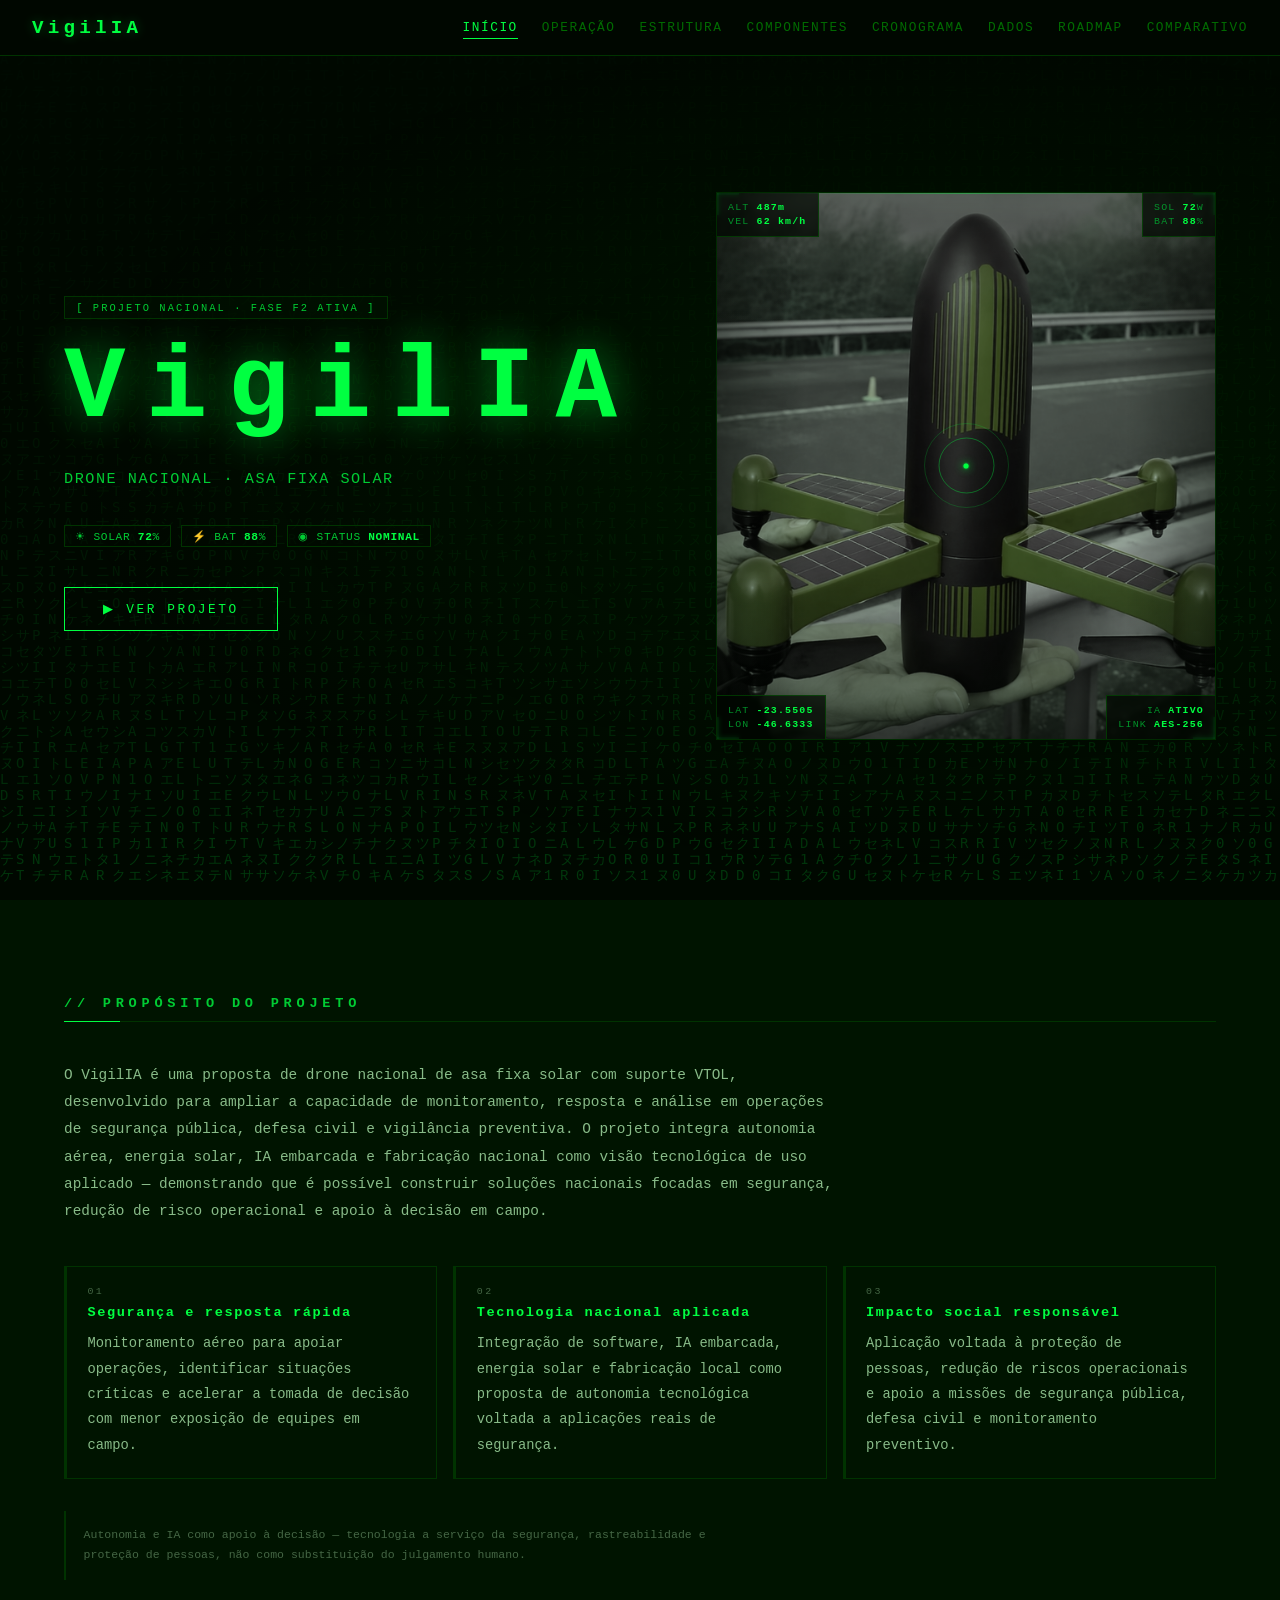
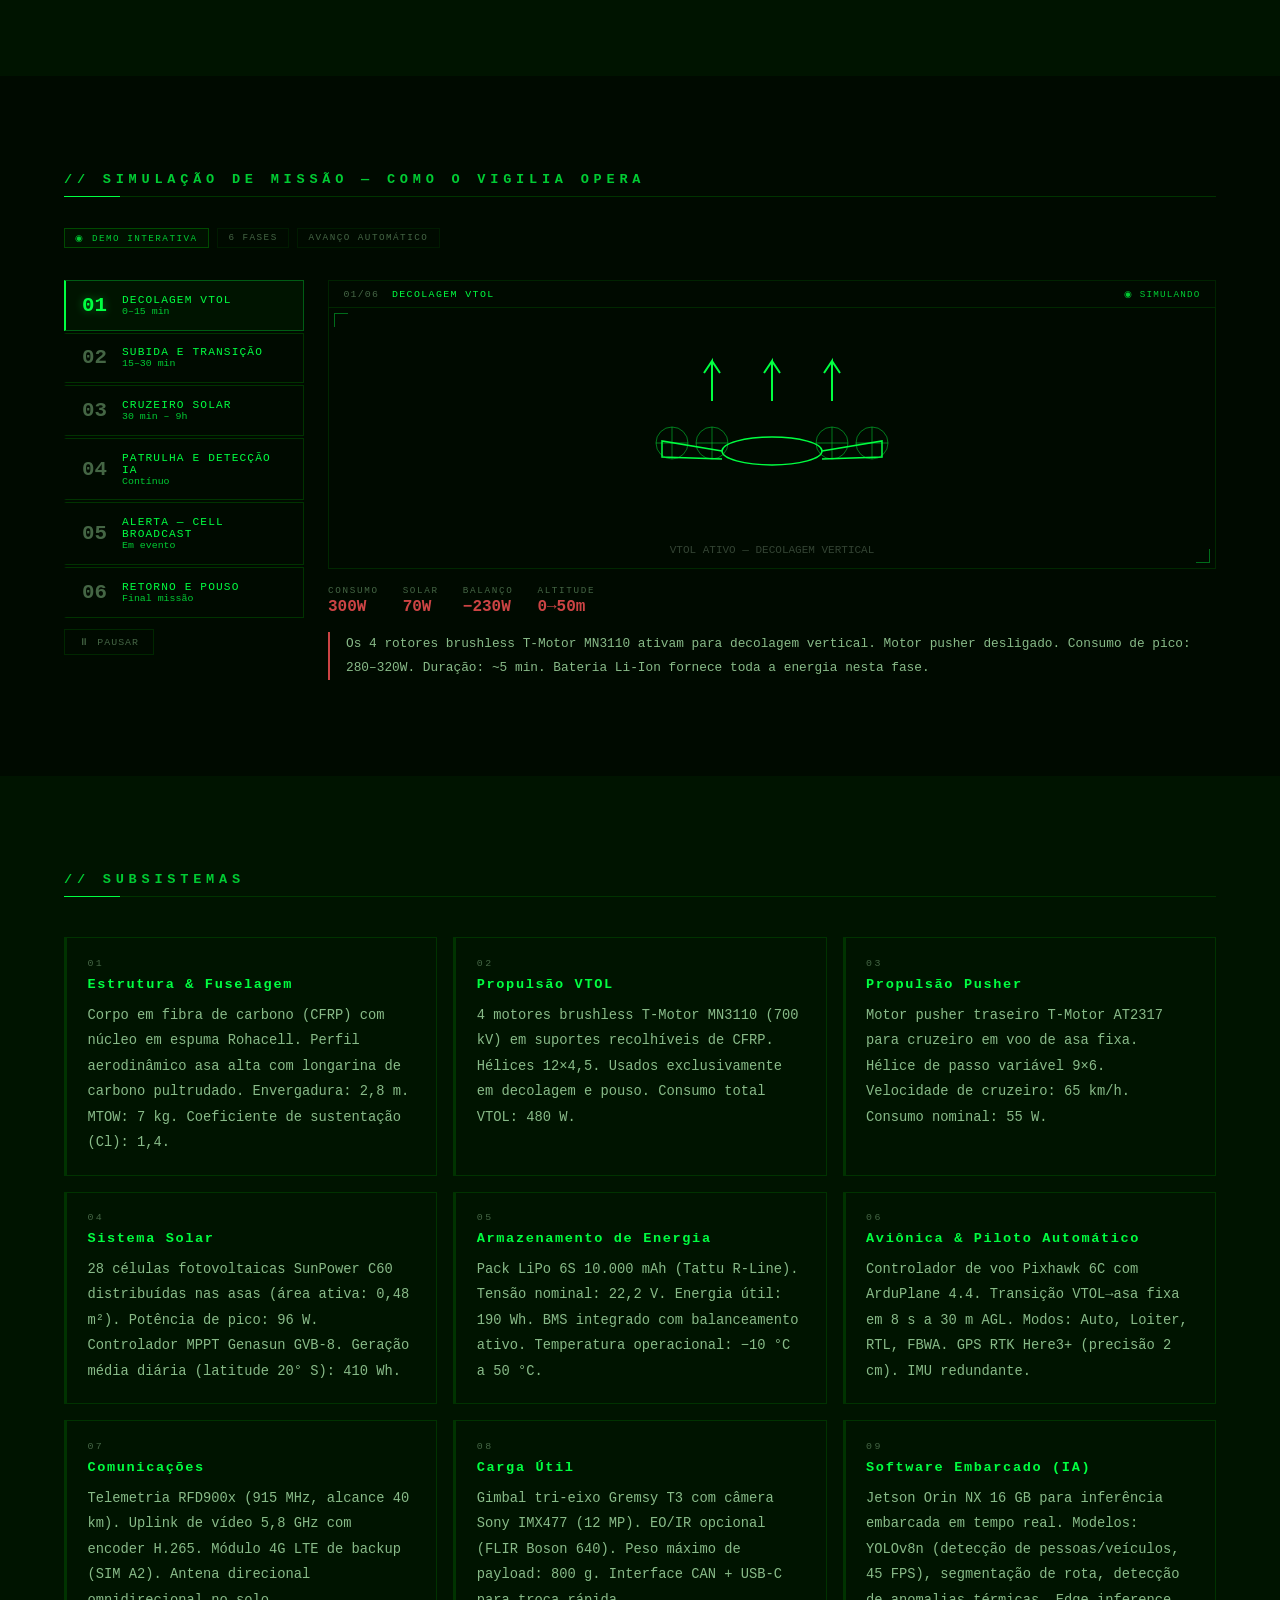
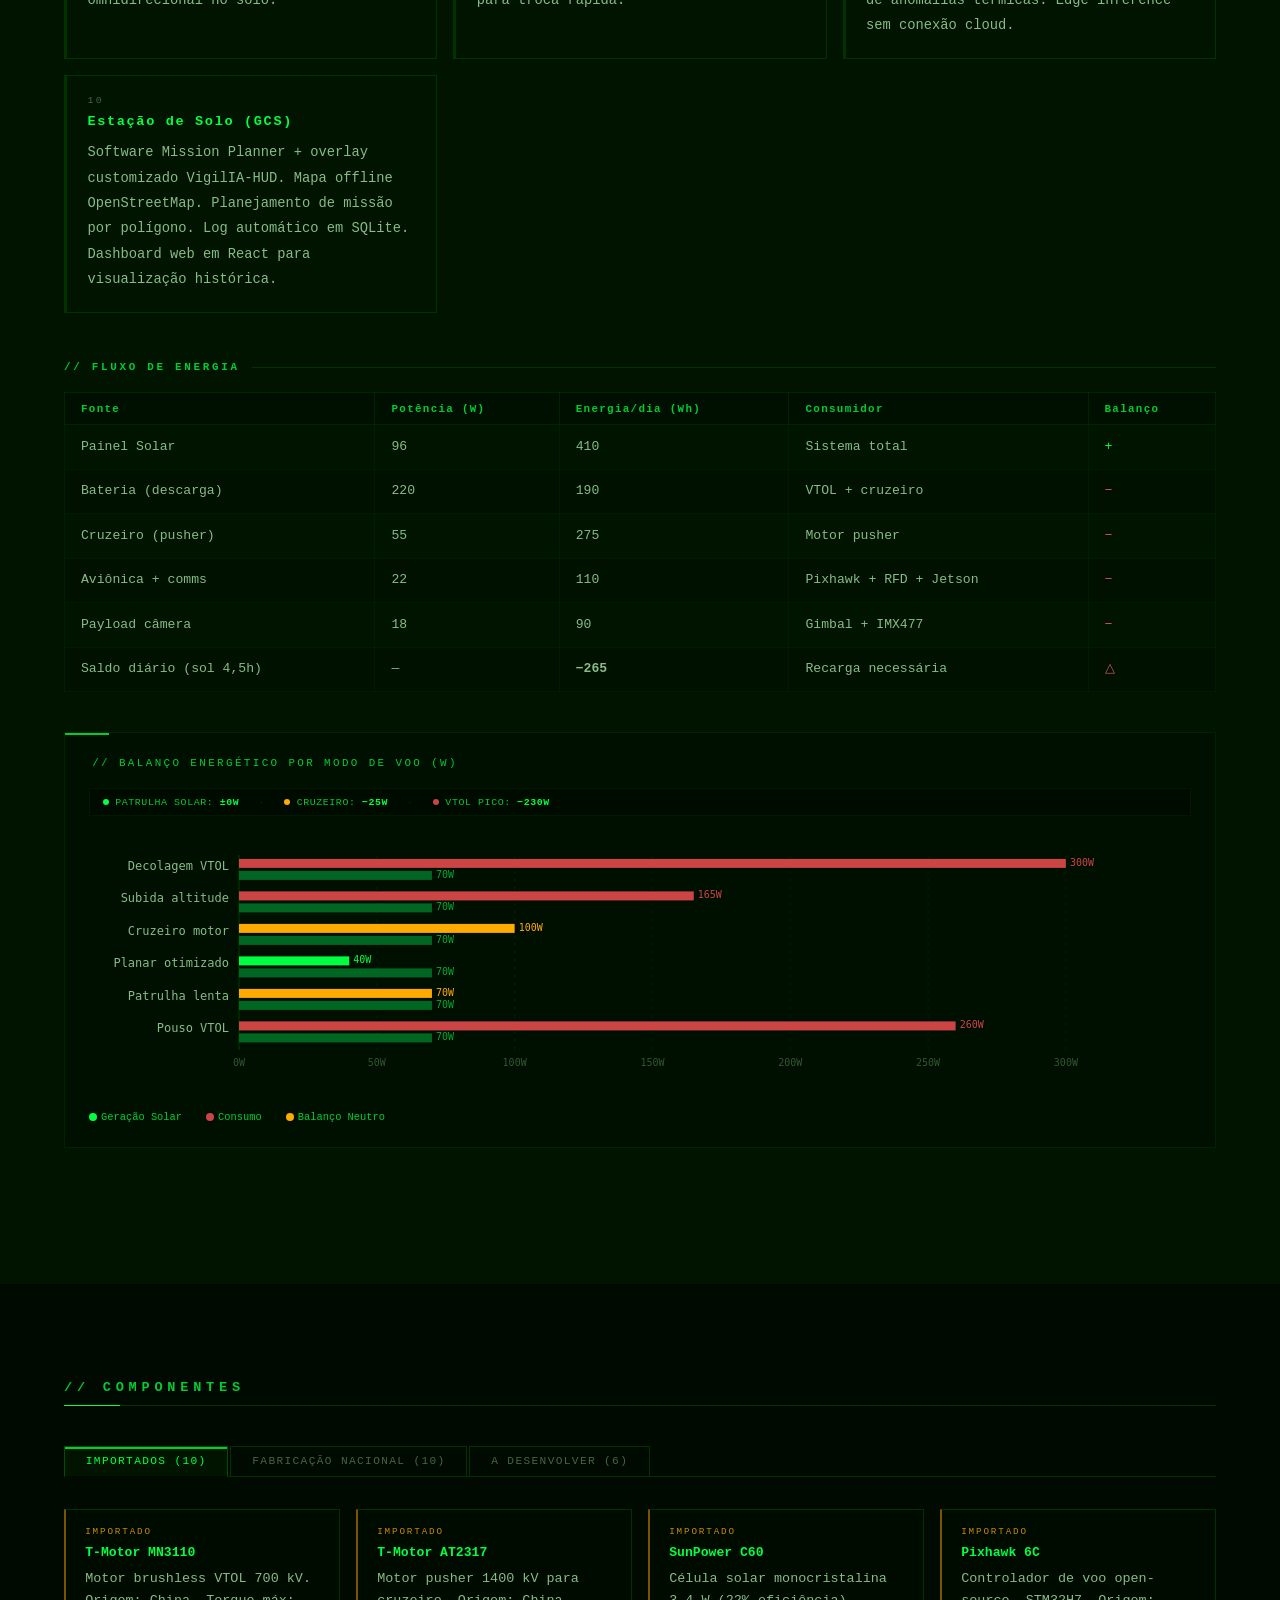
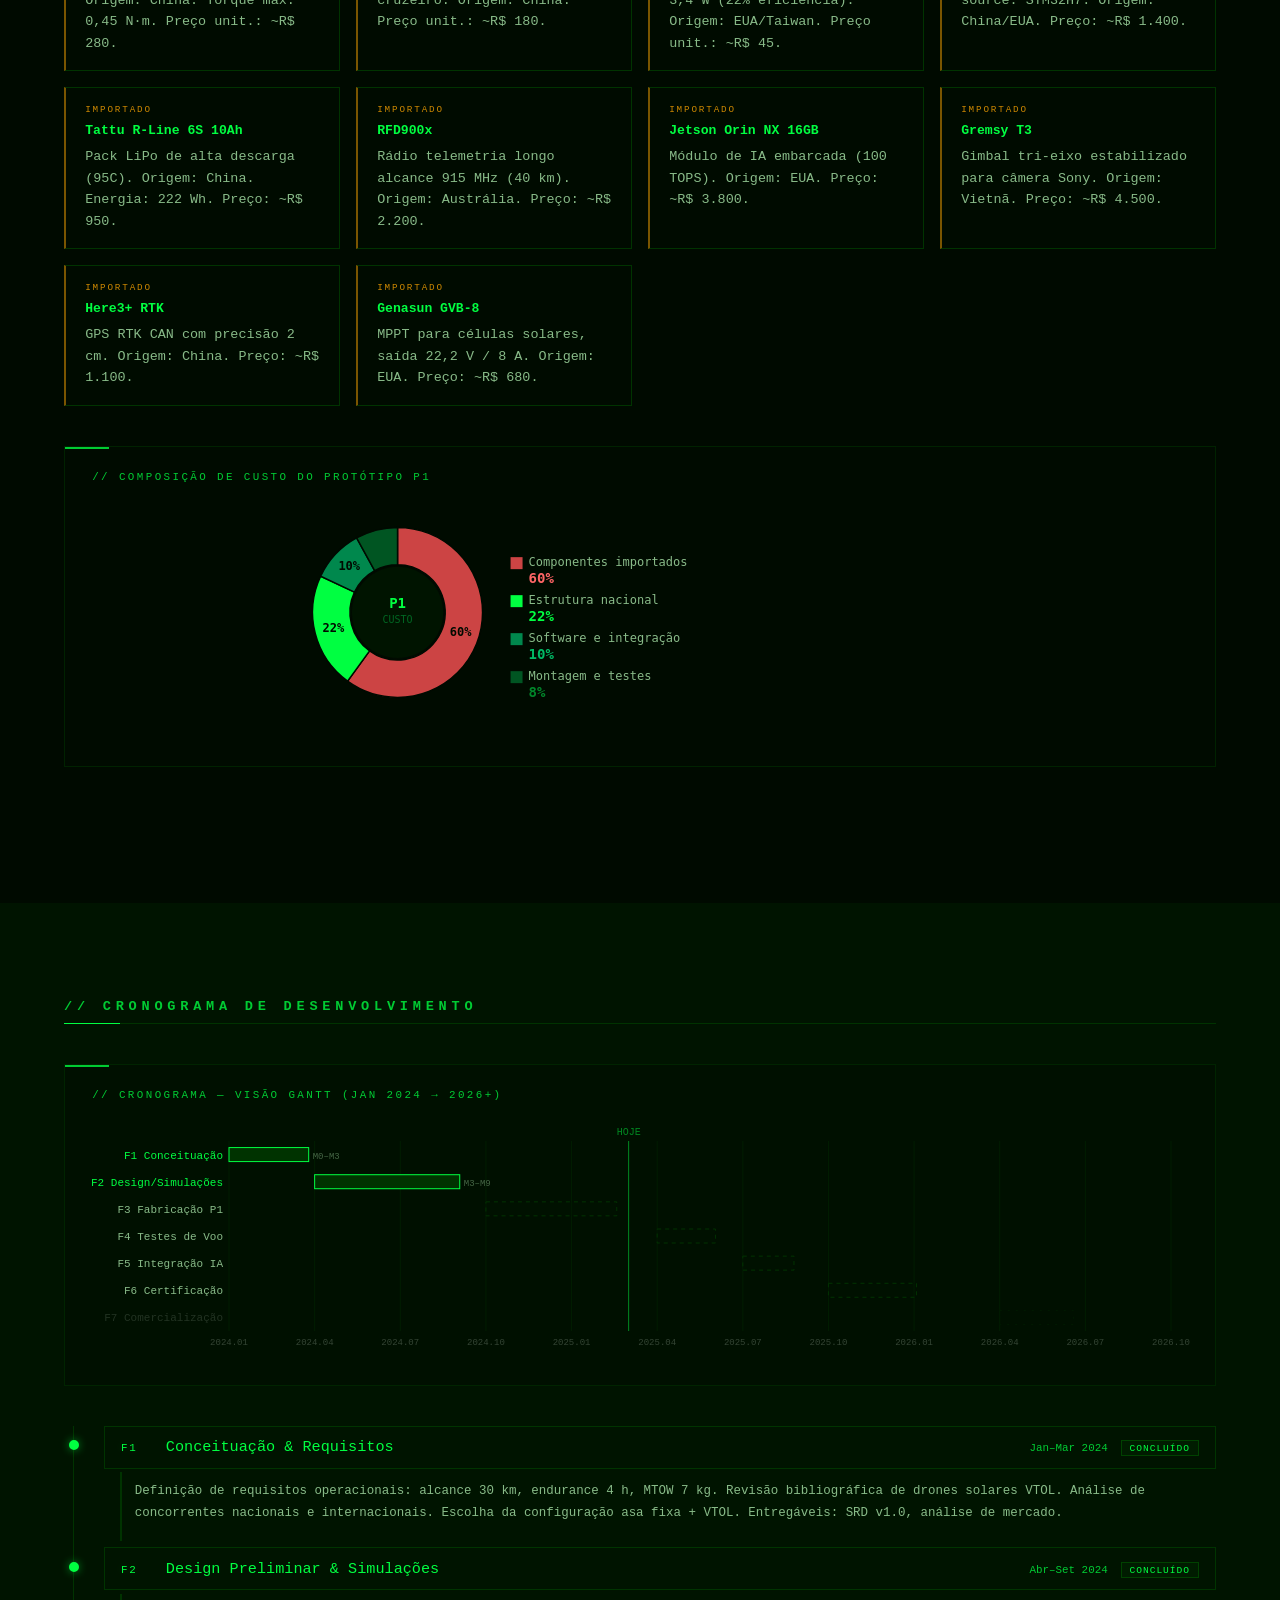
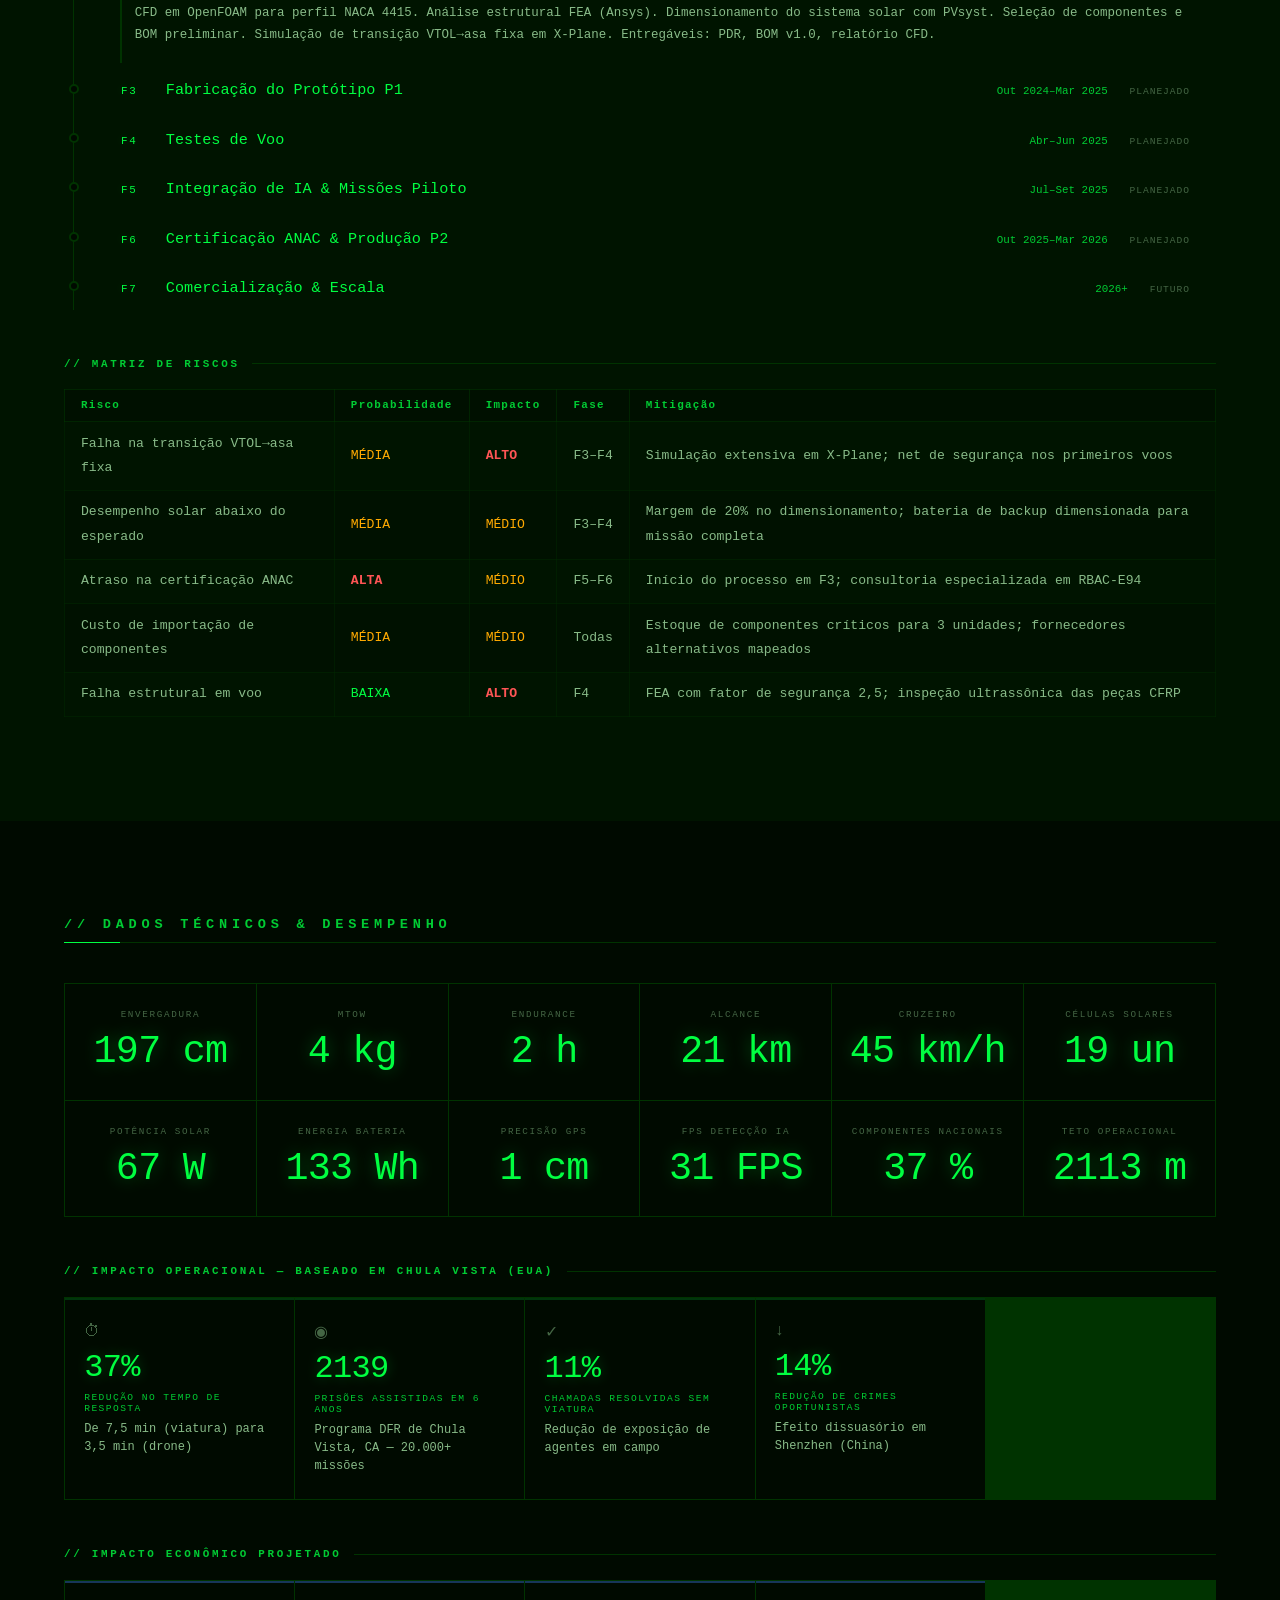
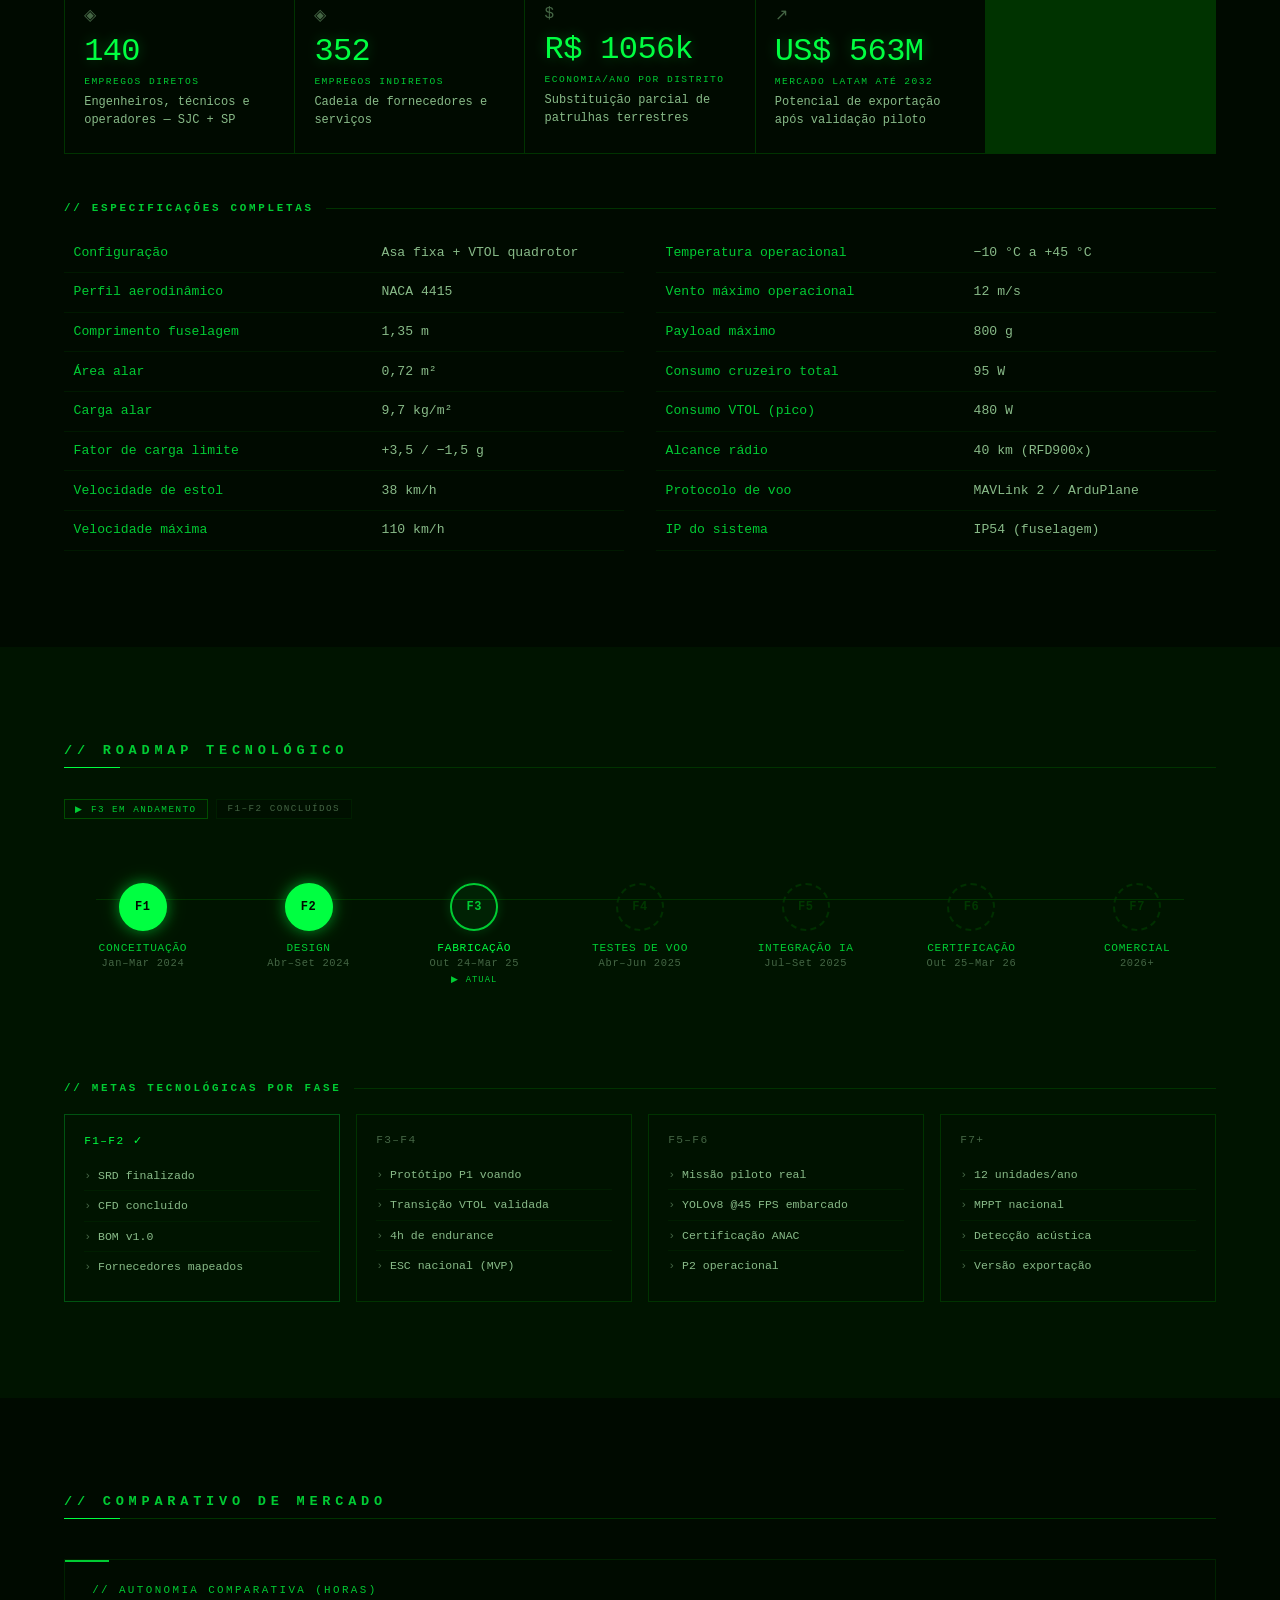
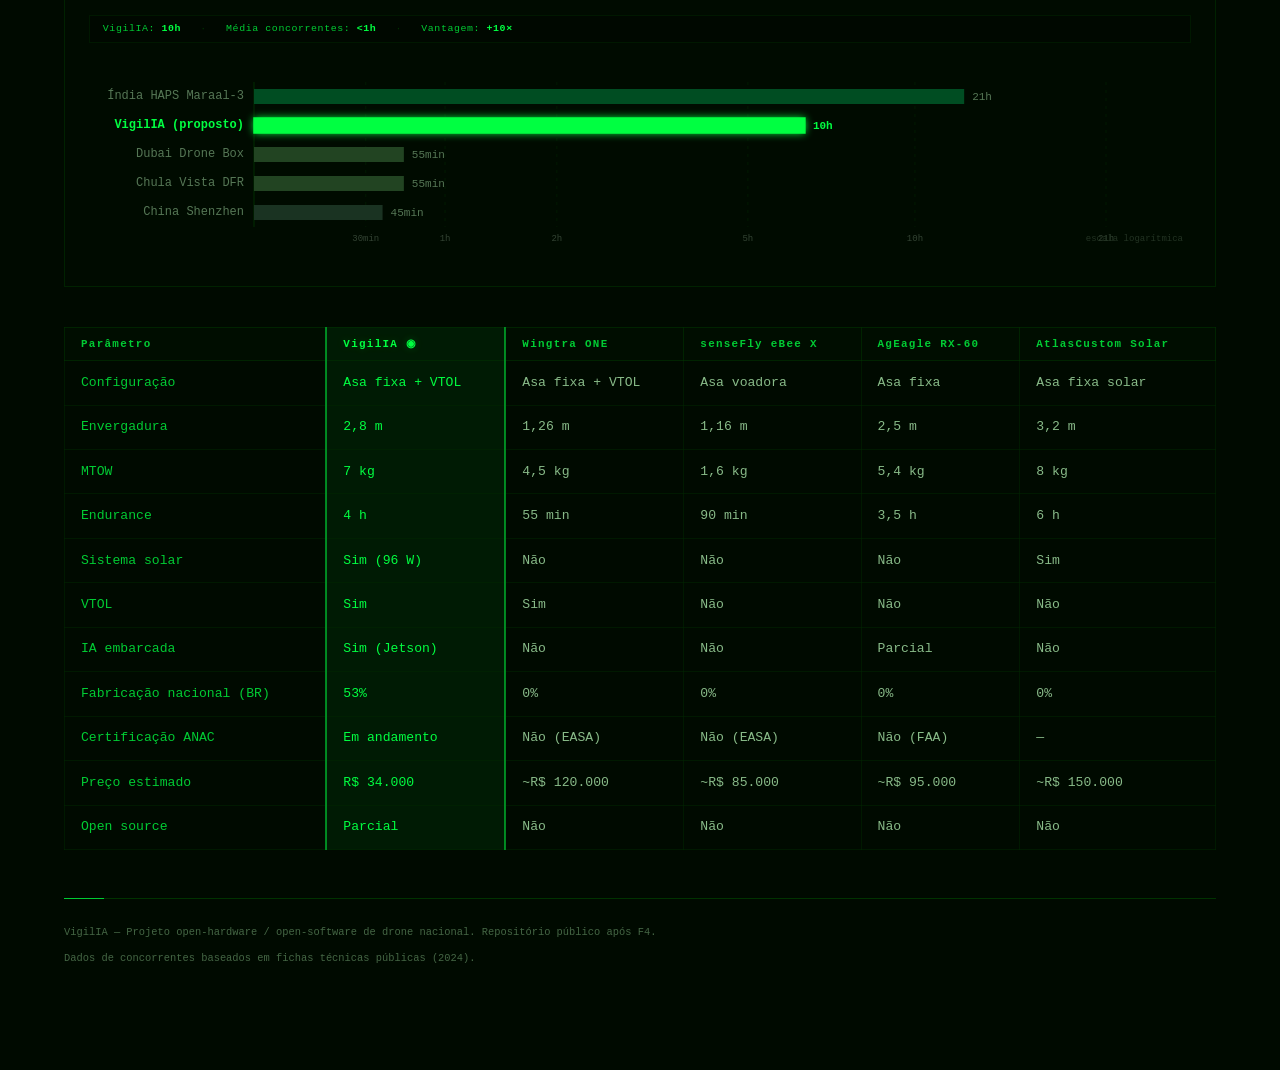
<file: index.html>
<!DOCTYPE html>
<html lang="pt-BR">
<head>
  <meta charset="UTF-8">
  <meta name="viewport" content="width=device-width, initial-scale=1.0">
  <title>VigilIA — Drone Nacional Asa Fixa Solar</title>
  <!-- CSS load order: base → layout → components → sections → utilities → responsive -->
  <link rel="stylesheet" href="css/base.css">
  <link rel="stylesheet" href="css/layout.css">
  <link rel="stylesheet" href="css/components.css">
  <link rel="stylesheet" href="css/sections.css">
  <link rel="stylesheet" href="css/utilities.css">
  <link rel="stylesheet" href="css/responsive.css">
</head>
<body>

  <nav id="navbar" aria-label="Navegação principal">
    <div class="nav-logo">VigilIA</div>
    <button class="nav-toggle" id="nav-toggle" aria-label="Abrir menu de navegação" aria-expanded="false" aria-controls="nav-links-list">
      <span></span><span></span><span></span>
    </button>
    <ul class="nav-links" id="nav-links-list" role="list">
      <li><a href="#secao-1" data-section="secao-1">INÍCIO</a></li>
      <li><a href="#secao-op" data-section="secao-op">OPERAÇÃO</a></li>
      <li><a href="#secao-2" data-section="secao-2">ESTRUTURA</a></li>
      <li><a href="#secao-3" data-section="secao-3">COMPONENTES</a></li>
      <li><a href="#secao-4" data-section="secao-4">CRONOGRAMA</a></li>
      <li><a href="#secao-5" data-section="secao-5">DADOS</a></li>
      <li><a href="#secao-6" data-section="secao-6">ROADMAP</a></li>
      <li><a href="#secao-7" data-section="secao-7">COMPARATIVO</a></li>
    </ul>
  </nav>

  <canvas id="matrix-canvas" aria-hidden="true"></canvas>

  <section id="secao-1">
    <div class="hero-wrapper">
      <div class="hero-text">
        <div class="hero-tag">[ PROJETO NACIONAL · FASE F2 ATIVA ]</div>
        <h1 class="hero-title">VigilIA</h1>
        <p class="hero-subtitle" id="hero-subtitle"></p>
        <div class="hero-tel">
          <span>☀ SOLAR <strong>72</strong>%</span>
          <span>⚡ BAT <strong>88</strong>%</span>
          <span>◉ STATUS <strong>NOMINAL</strong></span>
        </div>
        <a href="#secao-op" class="hero-cta">▶ VER PROJETO</a>
      </div>
      <div class="hero-visual">
        <div class="hero-drone-scene">
          <!-- Imagem do drone -->
          <img src="assets/drone.png" alt="VigilIA — drone de asa fixa solar com suporte VTOL" class="drone-img" id="hero-drone-img" onerror="this.style.display='none'"/>
          <!-- HUD overlay — decorative telemetry display, hidden from assistive tech -->
          <div class="hud-overlay" aria-hidden="true">
            <div class="hud-corner hud-tl">
              <span class="hud-line">ALT <strong>487m</strong></span>
              <span class="hud-line">VEL <strong>62 km/h</strong></span>
            </div>
            <div class="hud-corner hud-tr">
              <span class="hud-line">SOL <strong id="tel-solar">72</strong>W</span>
              <span class="hud-line">BAT <strong id="tel-bat">88</strong>%</span>
            </div>
            <div class="hud-corner hud-bl">
              <span class="hud-line">LAT <strong>-23.5505</strong></span>
              <span class="hud-line">LON <strong>-46.6333</strong></span>
            </div>
            <div class="hud-corner hud-br">
              <span class="hud-line">IA <strong class="blink-text">ATIVO</strong></span>
              <span class="hud-line">LINK <strong>AES-256</strong></span>
            </div>
            <!-- Crosshair central -->
            <div class="hud-crosshair">
              <div class="crosshair-ring"></div>
              <div class="crosshair-ring ring-2"></div>
              <div class="crosshair-dot"></div>
            </div>
            <!-- Scan line animada -->
            <div class="hud-scanline"></div>
          </div>
        </div>
      </div>
    </div>
  </section>

  <section id="secao-proposito">
    <div class="section-container">
      <h2 class="section-title">// PROPÓSITO DO PROJETO</h2>
      <p class="purpose-intro">O VigilIA é uma proposta de drone nacional de asa fixa solar com suporte VTOL, desenvolvido para ampliar a capacidade de monitoramento, resposta e análise em operações de segurança pública, defesa civil e vigilância preventiva. O projeto integra autonomia aérea, energia solar, IA embarcada e fabricação nacional como visão tecnológica de uso aplicado — demonstrando que é possível construir soluções nacionais focadas em segurança, redução de risco operacional e apoio à decisão em campo.</p>
      <div class="purpose-grid">
        <div class="purpose-card">
          <div class="purpose-card-num">01</div>
          <h3>Segurança e resposta rápida</h3>
          <p>Monitoramento aéreo para apoiar operações, identificar situações críticas e acelerar a tomada de decisão com menor exposição de equipes em campo.</p>
        </div>
        <div class="purpose-card">
          <div class="purpose-card-num">02</div>
          <h3>Tecnologia nacional aplicada</h3>
          <p>Integração de software, IA embarcada, energia solar e fabricação local como proposta de autonomia tecnológica voltada a aplicações reais de segurança.</p>
        </div>
        <div class="purpose-card">
          <div class="purpose-card-num">03</div>
          <h3>Impacto social responsável</h3>
          <p>Aplicação voltada à proteção de pessoas, redução de riscos operacionais e apoio a missões de segurança pública, defesa civil e monitoramento preventivo.</p>
        </div>
      </div>
      <p class="purpose-responsible">Autonomia e IA como apoio à decisão — tecnologia a serviço da segurança, rastreabilidade e proteção de pessoas, não como substituição do julgamento humano.</p>
    </div>
  </section>

  <section id="secao-op">
    <div class="section-container">
      <h2 class="section-title">// SIMULAÇÃO DE MISSÃO — COMO O VIGILIA OPERA</h2>
      <div class="section-badge-row">
        <span class="section-badge badge-active">◉ DEMO INTERATIVA</span>
        <span class="section-badge">6 FASES</span>
        <span class="section-badge">AVANÇO AUTOMÁTICO</span>
      </div>
      <div class="mission-layout">

        <!-- Painel esquerdo: seletor de fases -->
        <div class="mission-phases">
          <div class="phase-item active" data-phase="0" role="button" tabindex="0">
            <span class="phase-num">01</span>
            <span class="phase-name">DECOLAGEM VTOL</span>
            <span class="phase-time">0–15 min</span>
          </div>
          <div class="phase-item" data-phase="1" role="button" tabindex="0">
            <span class="phase-num">02</span>
            <span class="phase-name">SUBIDA E TRANSIÇÃO</span>
            <span class="phase-time">15–30 min</span>
          </div>
          <div class="phase-item" data-phase="2" role="button" tabindex="0">
            <span class="phase-num">03</span>
            <span class="phase-name">CRUZEIRO SOLAR</span>
            <span class="phase-time">30 min – 9h</span>
          </div>
          <div class="phase-item" data-phase="3" role="button" tabindex="0">
            <span class="phase-num">04</span>
            <span class="phase-name">PATRULHA E DETECÇÃO IA</span>
            <span class="phase-time">Contínuo</span>
          </div>
          <div class="phase-item" data-phase="4" role="button" tabindex="0">
            <span class="phase-num">05</span>
            <span class="phase-name">ALERTA — CELL BROADCAST</span>
            <span class="phase-time">Em evento</span>
          </div>
          <div class="phase-item" data-phase="5" role="button" tabindex="0">
            <span class="phase-num">06</span>
            <span class="phase-name">RETORNO E POUSO</span>
            <span class="phase-time">Final missão</span>
          </div>
          <div class="mission-ctrl">
            <button class="mission-btn" id="mission-pause-btn" aria-label="Pausar avanço automático da simulação">⏸ PAUSAR</button>
          </div>
        </div>

        <!-- Painel direito: detalhe da fase selecionada -->
        <div class="mission-detail">
          <div class="mission-phase-hdr" aria-live="polite">
            <span class="mphdr-num"    id="mission-phase-num">01/06</span>
            <span class="mphdr-name"   id="mission-phase-name">DECOLAGEM VTOL</span>
            <span class="mphdr-status" aria-hidden="true">◉ SIMULANDO</span>
          </div>
          <div class="mission-screen">
            <canvas id="mission-canvas" width="420" height="260" aria-hidden="true"></canvas>
          </div>
          <div class="mission-info">
            <div class="mission-stat-row" id="mission-stats"></div>
            <p class="mission-desc" id="mission-desc"></p>
          </div>
        </div>

      </div>
    </div>
  </section>

  <section id="secao-2">
    <div class="section-container">
      <h2 class="section-title">// SUBSISTEMAS</h2>
      <div class="subsys-grid">
        <div class="subsys-card">
          <div class="subsys-num">01</div>
          <h3>Estrutura &amp; Fuselagem</h3>
          <p>Corpo em fibra de carbono (CFRP) com núcleo em espuma Rohacell. Perfil aerodinâmico asa alta com longarina de carbono pultrudado. Envergadura: 2,8 m. MTOW: 7 kg. Coeficiente de sustentação (Cl): 1,4.</p>
        </div>
        <div class="subsys-card">
          <div class="subsys-num">02</div>
          <h3>Propulsão VTOL</h3>
          <p>4 motores brushless T-Motor MN3110 (700 kV) em suportes recolhíveis de CFRP. Hélices 12×4,5. Usados exclusivamente em decolagem e pouso. Consumo total VTOL: 480 W.</p>
        </div>
        <div class="subsys-card">
          <div class="subsys-num">03</div>
          <h3>Propulsão Pusher</h3>
          <p>Motor pusher traseiro T-Motor AT2317 para cruzeiro em voo de asa fixa. Hélice de passo variável 9×6. Velocidade de cruzeiro: 65 km/h. Consumo nominal: 55 W.</p>
        </div>
        <div class="subsys-card">
          <div class="subsys-num">04</div>
          <h3>Sistema Solar</h3>
          <p>28 células fotovoltaicas SunPower C60 distribuídas nas asas (área ativa: 0,48 m²). Potência de pico: 96 W. Controlador MPPT Genasun GVB-8. Geração média diária (latitude 20° S): 410 Wh.</p>
        </div>
        <div class="subsys-card">
          <div class="subsys-num">05</div>
          <h3>Armazenamento de Energia</h3>
          <p>Pack LiPo 6S 10.000 mAh (Tattu R-Line). Tensão nominal: 22,2 V. Energia útil: 190 Wh. BMS integrado com balanceamento ativo. Temperatura operacional: −10 °C a 50 °C.</p>
        </div>
        <div class="subsys-card">
          <div class="subsys-num">06</div>
          <h3>Aviônica &amp; Piloto Automático</h3>
          <p>Controlador de voo Pixhawk 6C com ArduPlane 4.4. Transição VTOL→asa fixa em 8 s a 30 m AGL. Modos: Auto, Loiter, RTL, FBWA. GPS RTK Here3+ (precisão 2 cm). IMU redundante.</p>
        </div>
        <div class="subsys-card">
          <div class="subsys-num">07</div>
          <h3>Comunicações</h3>
          <p>Telemetria RFD900x (915 MHz, alcance 40 km). Uplink de vídeo 5,8 GHz com encoder H.265. Módulo 4G LTE de backup (SIM A2). Antena direcional omnidirecional no solo.</p>
        </div>
        <div class="subsys-card">
          <div class="subsys-num">08</div>
          <h3>Carga Útil</h3>
          <p>Gimbal tri-eixo Gremsy T3 com câmera Sony IMX477 (12 MP). EO/IR opcional (FLIR Boson 640). Peso máximo de payload: 800 g. Interface CAN + USB-C para troca rápida.</p>
        </div>
        <div class="subsys-card">
          <div class="subsys-num">09</div>
          <h3>Software Embarcado (IA)</h3>
          <p>Jetson Orin NX 16 GB para inferência embarcada em tempo real. Modelos: YOLOv8n (detecção de pessoas/veículos, 45 FPS), segmentação de rota, detecção de anomalias térmicas. Edge inference sem conexão cloud.</p>
        </div>
        <div class="subsys-card">
          <div class="subsys-num">10</div>
          <h3>Estação de Solo (GCS)</h3>
          <p>Software Mission Planner + overlay customizado VigilIA-HUD. Mapa offline OpenStreetMap. Planejamento de missão por polígono. Log automático em SQLite. Dashboard web em React para visualização histórica.</p>
        </div>
      </div>

      <h3 class="subsection-title">// FLUXO DE ENERGIA</h3>
      <div class="table-scroll-wrap">
      <table class="energy-table">
        <thead>
          <tr>
            <th>Fonte</th><th>Potência (W)</th><th>Energia/dia (Wh)</th><th>Consumidor</th><th>Balanço</th>
          </tr>
        </thead>
        <tbody>
          <tr><td>Painel Solar</td><td>96</td><td>410</td><td>Sistema total</td><td class="pos">+</td></tr>
          <tr><td>Bateria (descarga)</td><td>220</td><td>190</td><td>VTOL + cruzeiro</td><td class="neg">−</td></tr>
          <tr><td>Cruzeiro (pusher)</td><td>55</td><td>275</td><td>Motor pusher</td><td class="neg">−</td></tr>
          <tr><td>Aviônica + comms</td><td>22</td><td>110</td><td>Pixhawk + RFD + Jetson</td><td class="neg">−</td></tr>
          <tr><td>Payload câmera</td><td>18</td><td>90</td><td>Gimbal + IMX477</td><td class="neg">−</td></tr>
          <tr><td>Saldo diário (sol 4,5h)</td><td>—</td><td><strong>−265</strong></td><td>Recarga necessária</td><td class="neg">△</td></tr>
        </tbody>
      </table>
      </div><!-- /.table-scroll-wrap -->

      <div class="chart-wrap" id="chart-energia">
        <div class="chart-title">// BALANÇO ENERGÉTICO POR MODO DE VOO (W)</div>
        <div class="chart-kpi">
          <span class="kpi-item"><span class="kpi-dot" style="background:#00ff41"></span>PATRULHA SOLAR: <strong>±0W</strong></span>
          <span class="kpi-sep">·</span>
          <span class="kpi-item"><span class="kpi-dot" style="background:#ffaa00"></span>CRUZEIRO: <strong>−25W</strong></span>
          <span class="kpi-sep">·</span>
          <span class="kpi-item"><span class="kpi-dot" style="background:#cc4444"></span>VTOL PICO: <strong>−230W</strong></span>
        </div>
        <canvas id="canvas-energia" height="260"></canvas>
        <div class="chart-legend">
          <span><span class="legend-dot" style="background:#00ff41"></span>Geração Solar</span>
          <span><span class="legend-dot" style="background:#cc4444"></span>Consumo</span>
          <span><span class="legend-dot" style="background:#ffaa00"></span>Balanço Neutro</span>
        </div>
      </div>
    </div>
  </section>

  <section id="secao-3">
    <div class="section-container">
      <h2 class="section-title">// COMPONENTES</h2>
      <div class="comp-tabs" role="tablist" aria-label="Categorias de componentes">
        <button class="comp-tab active" id="tab-importados" role="tab" aria-selected="true"  aria-controls="panel-importados" data-panel="importados">IMPORTADOS (10)</button>
        <button class="comp-tab"        id="tab-nacionais"  role="tab" aria-selected="false" aria-controls="panel-nacionais"  data-panel="nacionais"  tabindex="-1">FABRICAÇÃO NACIONAL (10)</button>
        <button class="comp-tab"        id="tab-desenvolver" role="tab" aria-selected="false" aria-controls="panel-desenvolver" data-panel="desenvolver" tabindex="-1">A DESENVOLVER (6)</button>
      </div>

      <div id="panel-importados" class="comp-panel active" role="tabpanel" aria-labelledby="tab-importados">
        <div class="comp-grid">
          <div class="comp-card import">
            <div class="comp-tag">IMPORTADO</div>
            <h4>T-Motor MN3110</h4>
            <p>Motor brushless VTOL 700 kV. Origem: China. Torque máx: 0,45 N·m. Preço unit.: ~R$ 280.</p>
          </div>
          <div class="comp-card import">
            <div class="comp-tag">IMPORTADO</div>
            <h4>T-Motor AT2317</h4>
            <p>Motor pusher 1400 kV para cruzeiro. Origem: China. Preço unit.: ~R$ 180.</p>
          </div>
          <div class="comp-card import">
            <div class="comp-tag">IMPORTADO</div>
            <h4>SunPower C60</h4>
            <p>Célula solar monocristalina 3,4 W (22% eficiência). Origem: EUA/Taiwan. Preço unit.: ~R$ 45.</p>
          </div>
          <div class="comp-card import">
            <div class="comp-tag">IMPORTADO</div>
            <h4>Pixhawk 6C</h4>
            <p>Controlador de voo open-source. STM32H7. Origem: China/EUA. Preço: ~R$ 1.400.</p>
          </div>
          <div class="comp-card import">
            <div class="comp-tag">IMPORTADO</div>
            <h4>Tattu R-Line 6S 10Ah</h4>
            <p>Pack LiPo de alta descarga (95C). Origem: China. Energia: 222 Wh. Preço: ~R$ 950.</p>
          </div>
          <div class="comp-card import">
            <div class="comp-tag">IMPORTADO</div>
            <h4>RFD900x</h4>
            <p>Rádio telemetria longo alcance 915 MHz (40 km). Origem: Austrália. Preço: ~R$ 2.200.</p>
          </div>
          <div class="comp-card import">
            <div class="comp-tag">IMPORTADO</div>
            <h4>Jetson Orin NX 16GB</h4>
            <p>Módulo de IA embarcada (100 TOPS). Origem: EUA. Preço: ~R$ 3.800.</p>
          </div>
          <div class="comp-card import">
            <div class="comp-tag">IMPORTADO</div>
            <h4>Gremsy T3</h4>
            <p>Gimbal tri-eixo estabilizado para câmera Sony. Origem: Vietnã. Preço: ~R$ 4.500.</p>
          </div>
          <div class="comp-card import">
            <div class="comp-tag">IMPORTADO</div>
            <h4>Here3+ RTK</h4>
            <p>GPS RTK CAN com precisão 2 cm. Origem: China. Preço: ~R$ 1.100.</p>
          </div>
          <div class="comp-card import">
            <div class="comp-tag">IMPORTADO</div>
            <h4>Genasun GVB-8</h4>
            <p>MPPT para células solares, saída 22,2 V / 8 A. Origem: EUA. Preço: ~R$ 680.</p>
          </div>
        </div>
        <div class="chart-wrap" id="chart-donut">
          <div class="chart-title">// COMPOSIÇÃO DE CUSTO DO PROTÓTIPO P1</div>
          <canvas id="canvas-donut" height="240"></canvas>
        </div>
      </div>

      <div id="panel-nacionais" class="comp-panel" role="tabpanel" aria-labelledby="tab-nacionais">
        <div class="comp-grid">
          <div class="comp-card nacional">
            <div class="comp-tag">FABRICAÇÃO NACIONAL</div>
            <h4>Fuselagem CFRP</h4>
            <p>Moldagem por infusão a vácuo em fibra de carbono 3K 200g/m². Produzida em SP. Custo estimado: R$ 2.800/unidade.</p>
          </div>
          <div class="comp-card nacional">
            <div class="comp-tag">FABRICAÇÃO NACIONAL</div>
            <h4>Asa principal</h4>
            <p>Nervuras em PLA-CF cortadas em CNC, longarina pultrudada importada, revestimento em Oracover. Fabricação local. Custo: R$ 1.200.</p>
          </div>
          <div class="comp-card nacional">
            <div class="comp-tag">FABRICAÇÃO NACIONAL</div>
            <h4>Suportes VTOL recolhíveis</h4>
            <p>Perfil CFRP quadrado 10×10 mm com dobradiça em alumínio 6061 usinado. Fabricação: oficina parceira MG. Custo: R$ 480.</p>
          </div>
          <div class="comp-card nacional">
            <div class="comp-tag">FABRICAÇÃO NACIONAL</div>
            <h4>PCB Distribuição de Potência</h4>
            <p>Power Distribution Board customizada com proteção por fusível 40A e monitoramento de corrente por shunt. Produzida em parceiro EMS local. Custo: R$ 320/placa.</p>
          </div>
          <div class="comp-card nacional">
            <div class="comp-tag">FABRICAÇÃO NACIONAL</div>
            <h4>Case da GCS</h4>
            <p>Maleta Pelican 1510 adaptada com painel frontal em alumínio anodizado, 3 conectores LEMO e tela 10" embedded. Integração local. Custo: R$ 1.800.</p>
          </div>
          <div class="comp-card nacional">
            <div class="comp-tag">FABRICAÇÃO NACIONAL</div>
            <h4>Software GCS HUD</h4>
            <p>Overlay VigilIA-HUD desenvolvido internamente em Python/PyQt5. Open-source. Custo de desenvolvimento: incorporado ao projeto.</p>
          </div>
          <div class="comp-card nacional">
            <div class="comp-tag">FABRICAÇÃO NACIONAL</div>
            <h4>Carenagem da Carga Útil</h4>
            <p>Impressão 3D em PETG com acabamento em epóxi. Encaixe rápido (quarter-turn). Fabricação interna. Custo: R$ 95/peça.</p>
          </div>
          <div class="comp-card nacional">
            <div class="comp-tag">FABRICAÇÃO NACIONAL</div>
            <h4>Trem de pouso VTOL</h4>
            <p>Fibra de vidro com amortecedor em borracha siliconada. Fixação por pino de titânio. Fabricação: parceiro aeronáutico CE. Custo: R$ 360.</p>
          </div>
          <div class="comp-card nacional">
            <div class="comp-tag">FABRICAÇÃO NACIONAL</div>
            <h4>Hélices CNC</h4>
            <p>Hélices 12×4,5 fresadas em fibra de carbono balanceadas estaticamente. Fabricação em torno CNC 4 eixos. Custo: R$ 220/par.</p>
          </div>
          <div class="comp-card nacional">
            <div class="comp-tag">FABRICAÇÃO NACIONAL</div>
            <h4>Modelos de IA embarcados</h4>
            <p>Modelos YOLOv8 treinados e exportados para TensorRT com dataset nacional anotado (15.000 imagens). Desenvolvido internamente. Custo: GPUs em nuvem ~R$ 800.</p>
          </div>
        </div>
      </div>

      <div id="panel-desenvolver" class="comp-panel" role="tabpanel" aria-labelledby="tab-desenvolver">
        <div class="comp-grid">
          <div class="comp-card desenvolver">
            <div class="comp-tag">A DESENVOLVER</div>
            <h4>ESC Inteligente Nacional</h4>
            <p>Controlador eletrônico de velocidade com telemetria CAN integrada e proteção térmica. Substituirá ESCs importados. Fase: prototipagem F3.</p>
          </div>
          <div class="comp-card desenvolver">
            <div class="comp-tag">A DESENVOLVER</div>
            <h4>BMS Nacional</h4>
            <p>Battery Management System com balanceamento ativo, SOH estimado por ML e interface CAN. Fase: especificação F3.</p>
          </div>
          <div class="comp-card desenvolver">
            <div class="comp-tag">A DESENVOLVER</div>
            <h4>MPPT Nacional</h4>
            <p>Substituição do Genasun por controlador solar MPPT com rastreamento perturba-e-observa desenvolvido em hardware aberto. Fase: pesquisa F4.</p>
          </div>
          <div class="comp-card desenvolver">
            <div class="comp-tag">A DESENVOLVER</div>
            <h4>Módulo de Detecção Acústica</h4>
            <p>Array de microfones MEMS para detecção de disparos e alarmes no solo, processado no Jetson. Fase: pesquisa F4.</p>
          </div>
          <div class="comp-card desenvolver">
            <div class="comp-tag">A DESENVOLVER</div>
            <h4>Antena Direcional de Rastreio</h4>
            <p>Antena Yagi autorastreadora em azimute/elevação para link de 40+ km. Controle por Arduino + MAVLink. Fase: F3.</p>
          </div>
          <div class="comp-card desenvolver">
            <div class="comp-tag">A DESENVOLVER</div>
            <h4>Plataforma de Certificação ANAC</h4>
            <p>Documentação técnica e processos para enquadramento RFN-RPAS. Parceria com instituição certificadora. Fase: F5–F6.</p>
          </div>
        </div>

        <div class="chart-wrap" id="chart-escala">
          <div class="chart-title">// CUSTO UNITÁRIO × ESCALA DE PRODUÇÃO (R$)</div>
          <canvas id="canvas-escala" height="220"></canvas>
          <div class="chart-legend">
            <span><span class="legend-dot" style="background:#00ff41"></span>Valor mínimo</span>
            <span><span class="legend-dot" style="background:#00cc33"></span>Valor máximo</span>
          </div>
        </div>

        <h3 class="subsection-title">// TABELA DE CUSTOS — PROTÓTIPO P1</h3>
        <div class="table-scroll-wrap">
        <table class="cost-table">
          <thead>
            <tr><th>Categoria</th><th>Itens</th><th>Custo Estimado (R$)</th><th>% do Total</th></tr>
          </thead>
          <tbody>
            <tr><td>Componentes Importados</td><td>10</td><td>15.130</td><td>47%</td></tr>
            <tr><td>Fabricação Nacional</td><td>10</td><td>8.073</td><td>25%</td></tr>
            <tr><td>Desenvolvimento de Software</td><td>—</td><td>4.800</td><td>15%</td></tr>
            <tr><td>Testes e Certificação</td><td>—</td><td>3.200</td><td>10%</td></tr>
            <tr><td>Contingência (10%)</td><td>—</td><td>3.120</td><td>—</td></tr>
            <tr class="total"><td colspan="2">TOTAL P1</td><td>34.323</td><td>100%</td></tr>
          </tbody>
        </table>
        </div><!-- /.table-scroll-wrap -->
      </div>
    </div>
  </section>

  <section id="secao-4">
    <div class="section-container">
      <h2 class="section-title">// CRONOGRAMA DE DESENVOLVIMENTO</h2>
      <div class="chart-wrap" id="chart-gantt">
        <div class="chart-title">// CRONOGRAMA — VISÃO GANTT (Jan 2024 → 2026+)</div>
        <canvas id="canvas-gantt" height="240"></canvas>
      </div>

      <div class="timeline">

        <div class="tl-node completed" data-phase="F1">
          <div class="tl-dot"></div>
          <div class="tl-header" role="button" tabindex="0">
            <span class="tl-phase">F1</span>
            <span class="tl-name">Conceituação &amp; Requisitos</span>
            <span class="tl-date">Jan–Mar 2024</span>
            <span class="tl-status">CONCLUÍDO</span>
          </div>
          <div class="tl-body">
            <p>Definição de requisitos operacionais: alcance 30 km, endurance 4 h, MTOW 7 kg. Revisão bibliográfica de drones solares VTOL. Análise de concorrentes nacionais e internacionais. Escolha da configuração asa fixa + VTOL. Entregáveis: SRD v1.0, análise de mercado.</p>
          </div>
        </div>

        <div class="tl-node completed" data-phase="F2">
          <div class="tl-dot"></div>
          <div class="tl-header" role="button" tabindex="0">
            <span class="tl-phase">F2</span>
            <span class="tl-name">Design Preliminar &amp; Simulações</span>
            <span class="tl-date">Abr–Set 2024</span>
            <span class="tl-status">CONCLUÍDO</span>
          </div>
          <div class="tl-body">
            <p>CFD em OpenFOAM para perfil NACA 4415. Análise estrutural FEA (Ansys). Dimensionamento do sistema solar com PVsyst. Seleção de componentes e BOM preliminar. Simulação de transição VTOL→asa fixa em X-Plane. Entregáveis: PDR, BOM v1.0, relatório CFD.</p>
          </div>
        </div>

        <div class="tl-node pending" data-phase="F3">
          <div class="tl-dot"></div>
          <div class="tl-header" role="button" tabindex="0">
            <span class="tl-phase">F3</span>
            <span class="tl-name">Fabricação do Protótipo P1</span>
            <span class="tl-date">Out 2024–Mar 2025</span>
            <span class="tl-status">PLANEJADO</span>
          </div>
          <div class="tl-body">
            <p>Moldagem da fuselagem em CFRP. Fabricação das asas e suportes VTOL. Montagem da eletrônica e integração do Pixhawk. Integração do sistema solar e BMS. Testes em bancada de todos os subsistemas. Entregáveis: Protótipo P1, relatório de testes em bancada.</p>
          </div>
        </div>

        <div class="tl-node pending" data-phase="F4">
          <div class="tl-dot"></div>
          <div class="tl-header" role="button" tabindex="0">
            <span class="tl-phase">F4</span>
            <span class="tl-name">Testes de Voo</span>
            <span class="tl-date">Abr–Jun 2025</span>
            <span class="tl-status">PLANEJADO</span>
          </div>
          <div class="tl-body">
            <p>Voos de decolagem e pouso VTOL (10 sorties). Voos de transição VTOL→asa fixa. Voos de endurance (meta: 4 h). Testes de payload e gimbal. Ajuste de PID e tuning do ArduPlane. Entregáveis: relatório de testes de voo, dados de telemetria, vídeo de demonstração.</p>
          </div>
        </div>

        <div class="tl-node pending" data-phase="F5">
          <div class="tl-dot"></div>
          <div class="tl-header" role="button" tabindex="0">
            <span class="tl-phase">F5</span>
            <span class="tl-name">Integração de IA &amp; Missões Piloto</span>
            <span class="tl-date">Jul–Set 2025</span>
            <span class="tl-status">PLANEJADO</span>
          </div>
          <div class="tl-body">
            <p>Deploy dos modelos YOLOv8 no Jetson Orin. Missão piloto de vigilância urbana (parceria prefeitura). Validação de detecção em cenário real. Relatório de desempenho de IA. Refinamento do dataset com dados reais.</p>
          </div>
        </div>

        <div class="tl-node pending" data-phase="F6">
          <div class="tl-dot"></div>
          <div class="tl-header" role="button" tabindex="0">
            <span class="tl-phase">F6</span>
            <span class="tl-name">Certificação ANAC &amp; Produção P2</span>
            <span class="tl-date">Out 2025–Mar 2026</span>
            <span class="tl-status">PLANEJADO</span>
          </div>
          <div class="tl-body">
            <p>Processo de habilitação RFN-RPAS na ANAC. Produção do segundo protótipo P2 com melhorias. Testes de confiabilidade (MTBF). Negociação com potenciais clientes (segurança pública, agro). Entregáveis: certificado ANAC, P2 operacional.</p>
          </div>
        </div>

        <div class="tl-node pending" data-phase="F7">
          <div class="tl-dot"></div>
          <div class="tl-header" role="button" tabindex="0">
            <span class="tl-phase">F7</span>
            <span class="tl-name">Comercialização &amp; Escala</span>
            <span class="tl-date">2026+</span>
            <span class="tl-status">FUTURO</span>
          </div>
          <div class="tl-body">
            <p>Lançamento comercial. Linha de produção semiautomatizada. Meta: 12 unidades/ano no primeiro ciclo. Versão exportação com frequências homologadas. Formação de distribuidores regionais.</p>
          </div>
        </div>

      </div>

      <h3 class="subsection-title">// MATRIZ DE RISCOS</h3>
      <div class="table-scroll-wrap">
      <table class="risk-table">
        <thead>
          <tr><th>Risco</th><th>Probabilidade</th><th>Impacto</th><th>Fase</th><th>Mitigação</th></tr>
        </thead>
        <tbody>
          <tr>
            <td>Falha na transição VTOL→asa fixa</td>
            <td class="risk-med">MÉDIA</td><td class="risk-high">ALTO</td><td>F3–F4</td>
            <td>Simulação extensiva em X-Plane; net de segurança nos primeiros voos</td>
          </tr>
          <tr>
            <td>Desempenho solar abaixo do esperado</td>
            <td class="risk-med">MÉDIA</td><td class="risk-med">MÉDIO</td><td>F3–F4</td>
            <td>Margem de 20% no dimensionamento; bateria de backup dimensionada para missão completa</td>
          </tr>
          <tr>
            <td>Atraso na certificação ANAC</td>
            <td class="risk-high">ALTA</td><td class="risk-med">MÉDIO</td><td>F5–F6</td>
            <td>Início do processo em F3; consultoria especializada em RBAC-E94</td>
          </tr>
          <tr>
            <td>Custo de importação de componentes</td>
            <td class="risk-med">MÉDIA</td><td class="risk-med">MÉDIO</td><td>Todas</td>
            <td>Estoque de componentes críticos para 3 unidades; fornecedores alternativos mapeados</td>
          </tr>
          <tr>
            <td>Falha estrutural em voo</td>
            <td class="risk-low">BAIXA</td><td class="risk-high">ALTO</td><td>F4</td>
            <td>FEA com fator de segurança 2,5; inspeção ultrassônica das peças CFRP</td>
          </tr>
        </tbody>
      </table>
      </div><!-- /.table-scroll-wrap -->
    </div>
  </section>

  <section id="secao-5">
    <div class="section-container">
      <h2 class="section-title">// DADOS TÉCNICOS &amp; DESEMPENHO</h2>
      <div class="stats-grid">
        <div class="stat-block">
          <div class="stat-label">ENVERGADURA</div>
          <div class="stat-value"><span data-count="280">0</span> cm</div>
        </div>
        <div class="stat-block">
          <div class="stat-label">MTOW</div>
          <div class="stat-value"><span data-count="7">0</span> kg</div>
        </div>
        <div class="stat-block">
          <div class="stat-label">ENDURANCE</div>
          <div class="stat-value"><span data-count="4">0</span> h</div>
        </div>
        <div class="stat-block">
          <div class="stat-label">ALCANCE</div>
          <div class="stat-value"><span data-count="30">0</span> km</div>
        </div>
        <div class="stat-block">
          <div class="stat-label">CRUZEIRO</div>
          <div class="stat-value"><span data-count="65">0</span> km/h</div>
        </div>
        <div class="stat-block">
          <div class="stat-label">CÉLULAS SOLARES</div>
          <div class="stat-value"><span data-count="28">0</span> un</div>
        </div>
        <div class="stat-block">
          <div class="stat-label">POTÊNCIA SOLAR</div>
          <div class="stat-value"><span data-count="96">0</span> W</div>
        </div>
        <div class="stat-block">
          <div class="stat-label">ENERGIA BATERIA</div>
          <div class="stat-value"><span data-count="190">0</span> Wh</div>
        </div>
        <div class="stat-block">
          <div class="stat-label">PRECISÃO GPS</div>
          <div class="stat-value"><span data-count="2">0</span> cm</div>
        </div>
        <div class="stat-block">
          <div class="stat-label">FPS DETECÇÃO IA</div>
          <div class="stat-value"><span data-count="45">0</span> FPS</div>
        </div>
        <div class="stat-block">
          <div class="stat-label">COMPONENTES NACIONAIS</div>
          <div class="stat-value"><span data-count="53">0</span> %</div>
        </div>
        <div class="stat-block">
          <div class="stat-label">TETO OPERACIONAL</div>
          <div class="stat-value"><span data-count="3000">0</span> m</div>
        </div>
      </div>

      <h3 class="subsection-title">// IMPACTO OPERACIONAL — BASEADO EM CHULA VISTA (EUA)</h3>
      <div class="impact-grid">
        <div class="impact-card">
          <div class="impact-icon">⏱</div>
          <div class="impact-value"><span data-count="53">0</span>%</div>
          <div class="impact-label">REDUÇÃO NO TEMPO DE RESPOSTA</div>
          <div class="impact-detail">De 7,5 min (viatura) para 3,5 min (drone)</div>
        </div>
        <div class="impact-card">
          <div class="impact-icon">◉</div>
          <div class="impact-value"><span data-count="3038">0</span></div>
          <div class="impact-label">PRISÕES ASSISTIDAS EM 6 ANOS</div>
          <div class="impact-detail">Programa DFR de Chula Vista, CA — 20.000+ missões</div>
        </div>
        <div class="impact-card">
          <div class="impact-icon">✓</div>
          <div class="impact-value"><span data-count="17">0</span>%</div>
          <div class="impact-label">CHAMADAS RESOLVIDAS SEM VIATURA</div>
          <div class="impact-detail">Redução de exposição de agentes em campo</div>
        </div>
        <div class="impact-card">
          <div class="impact-icon">↓</div>
          <div class="impact-value"><span data-count="20">0</span>%</div>
          <div class="impact-label">REDUÇÃO DE CRIMES OPORTUNISTAS</div>
          <div class="impact-detail">Efeito dissuasório em Shenzhen (China)</div>
        </div>
      </div>

      <h3 class="subsection-title">// IMPACTO ECONÔMICO PROJETADO</h3>
      <div class="impact-grid">
        <div class="impact-card econ">
          <div class="impact-icon">◈</div>
          <div class="impact-value"><span data-count="200">0</span></div>
          <div class="impact-label">EMPREGOS DIRETOS</div>
          <div class="impact-detail">Engenheiros, técnicos e operadores — SJC + SP</div>
        </div>
        <div class="impact-card econ">
          <div class="impact-icon">◈</div>
          <div class="impact-value"><span data-count="500">0</span></div>
          <div class="impact-label">EMPREGOS INDIRETOS</div>
          <div class="impact-detail">Cadeia de fornecedores e serviços</div>
        </div>
        <div class="impact-card econ">
          <div class="impact-icon">$</div>
          <div class="impact-value">R$ <span data-count="1500">0</span>k</div>
          <div class="impact-label">ECONOMIA/ANO POR DISTRITO</div>
          <div class="impact-detail">Substituição parcial de patrulhas terrestres</div>
        </div>
        <div class="impact-card econ">
          <div class="impact-icon">↗</div>
          <div class="impact-value">US$ <span data-count="800">0</span>M</div>
          <div class="impact-label">MERCADO LATAM ATÉ 2032</div>
          <div class="impact-detail">Potencial de exportação após validação piloto</div>
        </div>
      </div>

      <div class="specs-block">
        <h3 class="subsection-title">// ESPECIFICAÇÕES COMPLETAS</h3>
        <div class="specs-two-col">
          <div>
            <table class="specs-table">
              <tr><td>Configuração</td><td>Asa fixa + VTOL quadrotor</td></tr>
              <tr><td>Perfil aerodinâmico</td><td>NACA 4415</td></tr>
              <tr><td>Comprimento fuselagem</td><td>1,35 m</td></tr>
              <tr><td>Área alar</td><td>0,72 m²</td></tr>
              <tr><td>Carga alar</td><td>9,7 kg/m²</td></tr>
              <tr><td>Fator de carga limite</td><td>+3,5 / −1,5 g</td></tr>
              <tr><td>Velocidade de estol</td><td>38 km/h</td></tr>
              <tr><td>Velocidade máxima</td><td>110 km/h</td></tr>
            </table>
          </div>
          <div>
            <table class="specs-table">
              <tr><td>Temperatura operacional</td><td>−10 °C a +45 °C</td></tr>
              <tr><td>Vento máximo operacional</td><td>12 m/s</td></tr>
              <tr><td>Payload máximo</td><td>800 g</td></tr>
              <tr><td>Consumo cruzeiro total</td><td>95 W</td></tr>
              <tr><td>Consumo VTOL (pico)</td><td>480 W</td></tr>
              <tr><td>Alcance rádio</td><td>40 km (RFD900x)</td></tr>
              <tr><td>Protocolo de voo</td><td>MAVLink 2 / ArduPlane</td></tr>
              <tr><td>IP do sistema</td><td>IP54 (fuselagem)</td></tr>
            </table>
          </div>
        </div>
      </div>
    </div>
  </section>

  <section id="secao-6">
    <div class="section-container">
      <h2 class="section-title">// ROADMAP TECNOLÓGICO</h2>
      <div class="section-badge-row">
        <span class="section-badge badge-active">▶ F3 EM ANDAMENTO</span>
        <span class="section-badge">F1–F2 CONCLUÍDOS</span>
      </div>
      <div class="roadmap-track">
        <div class="roadmap-line"></div>
        <div class="roadmap-node done" role="button" tabindex="0" data-phase="F1" aria-label="Fase F1 — Conceituação (Jan–Mar 2024, concluído) — ver detalhes no cronograma">
          <div class="rm-circle">F1</div>
          <div class="rm-label">CONCEITUAÇÃO<br><small>Jan–Mar 2024</small></div>
        </div>
        <div class="roadmap-node done" role="button" tabindex="0" data-phase="F2" aria-label="Fase F2 — Design (Abr–Set 2024, concluído) — ver detalhes no cronograma">
          <div class="rm-circle">F2</div>
          <div class="rm-label">DESIGN<br><small>Abr–Set 2024</small></div>
        </div>
        <div class="roadmap-node pending current" role="button" tabindex="0" data-phase="F3" aria-label="Fase F3 — Fabricação (Out 2024–Mar 2025, em andamento) — ver detalhes no cronograma" aria-current="step">
          <div class="rm-circle">F3</div>
          <div class="rm-label">FABRICAÇÃO<br><small>Out 24–Mar 25</small><br><span class="rm-current">▶ ATUAL</span></div>
        </div>
        <div class="roadmap-node pending" role="button" tabindex="0" data-phase="F4" aria-label="Fase F4 — Testes de Voo (Abr–Jun 2025, planejado) — ver detalhes no cronograma">
          <div class="rm-circle">F4</div>
          <div class="rm-label">TESTES DE VOO<br><small>Abr–Jun 2025</small></div>
        </div>
        <div class="roadmap-node pending" role="button" tabindex="0" data-phase="F5" aria-label="Fase F5 — Integração IA (Jul–Set 2025, planejado) — ver detalhes no cronograma">
          <div class="rm-circle">F5</div>
          <div class="rm-label">INTEGRAÇÃO IA<br><small>Jul–Set 2025</small></div>
        </div>
        <div class="roadmap-node pending" role="button" tabindex="0" data-phase="F6" aria-label="Fase F6 — Certificação (Out 2025–Mar 2026, planejado) — ver detalhes no cronograma">
          <div class="rm-circle">F6</div>
          <div class="rm-label">CERTIFICAÇÃO<br><small>Out 25–Mar 26</small></div>
        </div>
        <div class="roadmap-node pending" role="button" tabindex="0" data-phase="F7" aria-label="Fase F7 — Comercialização (2026+, futuro) — ver detalhes no cronograma">
          <div class="rm-circle">F7</div>
          <div class="rm-label">COMERCIAL<br><small>2026+</small></div>
        </div>
      </div>

      <div class="tech-goals">
        <h3 class="subsection-title">// METAS TECNOLÓGICAS POR FASE</h3>
        <div class="tech-grid">
          <div class="tech-card done">
            <div class="tech-phase">F1–F2 ✓</div>
            <ul>
              <li>SRD finalizado</li>
              <li>CFD concluído</li>
              <li>BOM v1.0</li>
              <li>Fornecedores mapeados</li>
            </ul>
          </div>
          <div class="tech-card pending">
            <div class="tech-phase">F3–F4</div>
            <ul>
              <li>Protótipo P1 voando</li>
              <li>Transição VTOL validada</li>
              <li>4h de endurance</li>
              <li>ESC nacional (MVP)</li>
            </ul>
          </div>
          <div class="tech-card pending">
            <div class="tech-phase">F5–F6</div>
            <ul>
              <li>Missão piloto real</li>
              <li>YOLOv8 @45 FPS embarcado</li>
              <li>Certificação ANAC</li>
              <li>P2 operacional</li>
            </ul>
          </div>
          <div class="tech-card pending">
            <div class="tech-phase">F7+</div>
            <ul>
              <li>12 unidades/ano</li>
              <li>MPPT nacional</li>
              <li>Detecção acústica</li>
              <li>Versão exportação</li>
            </ul>
          </div>
        </div>
      </div>
    </div>
  </section>

  <section id="secao-7">
    <div class="section-container">
      <h2 class="section-title">// COMPARATIVO DE MERCADO</h2>
      <div class="chart-wrap" id="chart-autonomia">
        <div class="chart-title">// AUTONOMIA COMPARATIVA (HORAS)</div>
        <div class="chart-kpi">
          <span class="kpi-item">VigilIA: <strong style="color:#00ff41">10h</strong></span>
          <span class="kpi-sep">·</span>
          <span class="kpi-item">Média concorrentes: <strong>&lt;1h</strong></span>
          <span class="kpi-sep">·</span>
          <span class="kpi-item">Vantagem: <strong style="color:#00ff41">+10×</strong></span>
        </div>
        <canvas id="canvas-autonomia" height="200"></canvas>
      </div>

      <div class="comp-table-wrapper">
        <table class="compare-table">
          <thead>
            <tr>
              <th>Parâmetro</th>
              <th class="vigilia-col">VigilIA ◉</th>
              <th>Wingtra ONE</th>
              <th>senseFly eBee X</th>
              <th>AgEagle RX-60</th>
              <th>AtlasCustom Solar</th>
            </tr>
          </thead>
          <tbody>
            <tr>
              <td>Configuração</td>
              <td class="vigilia-col">Asa fixa + VTOL</td>
              <td>Asa fixa + VTOL</td>
              <td>Asa voadora</td>
              <td>Asa fixa</td>
              <td>Asa fixa solar</td>
            </tr>
            <tr>
              <td>Envergadura</td>
              <td class="vigilia-col">2,8 m</td>
              <td>1,26 m</td>
              <td>1,16 m</td>
              <td>2,5 m</td>
              <td>3,2 m</td>
            </tr>
            <tr>
              <td>MTOW</td>
              <td class="vigilia-col">7 kg</td>
              <td>4,5 kg</td>
              <td>1,6 kg</td>
              <td>5,4 kg</td>
              <td>8 kg</td>
            </tr>
            <tr>
              <td>Endurance</td>
              <td class="vigilia-col">4 h</td>
              <td>55 min</td>
              <td>90 min</td>
              <td>3,5 h</td>
              <td>6 h</td>
            </tr>
            <tr>
              <td>Sistema solar</td>
              <td class="vigilia-col">Sim (96 W)</td>
              <td>Não</td>
              <td>Não</td>
              <td>Não</td>
              <td>Sim</td>
            </tr>
            <tr>
              <td>VTOL</td>
              <td class="vigilia-col">Sim</td>
              <td>Sim</td>
              <td>Não</td>
              <td>Não</td>
              <td>Não</td>
            </tr>
            <tr>
              <td>IA embarcada</td>
              <td class="vigilia-col">Sim (Jetson)</td>
              <td>Não</td>
              <td>Não</td>
              <td>Parcial</td>
              <td>Não</td>
            </tr>
            <tr>
              <td>Fabricação nacional (BR)</td>
              <td class="vigilia-col">53%</td>
              <td>0%</td>
              <td>0%</td>
              <td>0%</td>
              <td>0%</td>
            </tr>
            <tr>
              <td>Certificação ANAC</td>
              <td class="vigilia-col">Em andamento</td>
              <td>Não (EASA)</td>
              <td>Não (EASA)</td>
              <td>Não (FAA)</td>
              <td>—</td>
            </tr>
            <tr>
              <td>Preço estimado</td>
              <td class="vigilia-col">R$ 34.000</td>
              <td>~R$ 120.000</td>
              <td>~R$ 85.000</td>
              <td>~R$ 95.000</td>
              <td>~R$ 150.000</td>
            </tr>
            <tr>
              <td>Open source</td>
              <td class="vigilia-col">Parcial</td>
              <td>Não</td>
              <td>Não</td>
              <td>Não</td>
              <td>Não</td>
            </tr>
          </tbody>
        </table>
      </div>
      <div class="footer-block">
        <p class="footer-note">VigilIA — Projeto open-hardware / open-software de drone nacional. Repositório público após F4.</p>
        <p class="footer-note">Dados de concorrentes baseados em fichas técnicas públicas (2024).</p>
      </div>
    </div>
  </section>

  <button id="btn-topo" onclick="window.scrollTo({top:0,behavior:'smooth'})" aria-label="Voltar ao topo da página">▲ TOPO</button>

  <script src="js/matrix.js"></script>
  <script src="js/timeline.js"></script>
  <script src="js/main.js"></script>
  <script src="js/charts.js"></script>
  <script src="js/mission.js"></script>
</body>
</html>
</file>
<file: css/base.css>
/* ==============================================
   base.css — Reset, CSS variables, base typography
   ============================================== */

/* --- Reset --- */
*, *::before, *::after {
  box-sizing: border-box;
  margin:     0;
  padding:    0;
}

/* --- Design tokens --- */
:root {
  /* Core palette */
  --green:        #00ff41;
  --green-bright: #44ff77;
  --green-dim:    #003300;
  --green-mid:    #00cc33;
  --green-faint:  rgba(0,255,65,0.07);
  --green-glow:   rgba(0,255,65,0.18);
  --green-glow-strong: rgba(0,255,65,0.35);

  /* Backgrounds */
  --bg:  #000a00;
  --bg2: #001400;
  --bg3: #000d00;

  /* Surface overlays */
  --surface-1: rgba(0,20,0,0.40);
  --surface-2: rgba(0,30,0,0.55);
  --surface-3: rgba(0,50,0,0.45);

  /* Text */
  --text-muted: #446644;
  --text-body:  #88bb88;
  --text-label: var(--green-mid);

  /* Transitions */
  --t-fast: 0.15s ease;
  --t-std:  0.25s ease;
  --t-slow: 0.4s ease;

  /* Font */
  --font: 'Courier New', Courier, monospace;
}

/* --- Document root --- */
html {
  scroll-behavior: smooth;
}

body {
  background:  var(--bg);
  color:       var(--green);
  font-family: var(--font);
  overflow-x:  hidden;
}

/* --- Base line-height for readable text --- */
p, li, td {
  line-height: 1.85;
}
</file>
<file: css/layout.css>
/* ==============================================
   layout.css — Page structure, grids, containers
   ============================================== */

/* --- Matrix background canvas (full-page fixed layer) --- */
#matrix-canvas {
  position:       fixed;
  top: 0; left: 0;
  width:          100%;
  height:         100%;
  z-index:        0;
  pointer-events: none;
  opacity:        0.18;
}

/* --- Section fade-in (toggled by JS IntersectionObserver) --- */
section {
  opacity:    0;
  transform:  translateY(24px);
  transition: opacity 0.7s cubic-bezier(0.22,1,0.36,1), transform 0.7s cubic-bezier(0.22,1,0.36,1);
}
section.visible {
  opacity:   1;
  transform: translateY(0);
}

/* --- Shared section container --- */
.section-container {
  max-width: 1200px;
  margin:    0 auto;
}

/* --- Section headings --- */
.section-title {
  font-size:      0.85rem;
  letter-spacing: 0.35em;
  color:          var(--green-mid);
  margin-bottom:  2.5rem;
  padding-bottom: 0.6rem;
  position:       relative;
  border-bottom:  1px solid var(--green-dim);
}
/* Bright left accent on the divider line */
.section-title::after {
  content:    '';
  position:   absolute;
  bottom:     -1px;
  left:       0;
  width:      56px;
  height:     1px;
  background: var(--green);
}
.subsection-title {
  font-size:      0.68rem;
  letter-spacing: 0.25em;
  color:          var(--green-mid);
  margin:         3rem 0 1.2rem;
  display:        flex;
  align-items:    center;
  gap:            0.8rem;
}
/* Trailing line extending to the right */
.subsection-title::after {
  content:    '';
  flex:       1;
  height:     1px;
  background: var(--green-dim);
}

/* --- Section padding and backgrounds --- */
#secao-1 {
  min-height:  100vh;
  display:     flex;
  align-items: center;
  padding:     6rem 4rem 4rem;
  position:    relative;
  z-index:     1;
  /* Subtle depth: warm glow toward the visual panel side */
  background:  radial-gradient(ellipse at 72% 50%, rgba(0,30,0,0.55) 0%, transparent 65%);
}
#secao-op {
  padding:  6rem 4rem;
  position: relative;
  z-index:  1;
}
#secao-2 {
  padding:    6rem 4rem;
  position:   relative;
  z-index:    1;
  background: var(--bg2);
}
#secao-3 {
  padding:  6rem 4rem;
  position: relative;
  z-index:  1;
}
#secao-4 {
  padding:    6rem 4rem;
  position:   relative;
  z-index:    1;
  background: var(--bg2);
}
#secao-5 {
  padding:  6rem 4rem;
  position: relative;
  z-index:  1;
}
#secao-6 {
  padding:    6rem 4rem;
  position:   relative;
  z-index:    1;
  background: var(--bg2);
}
#secao-7 {
  padding:  6rem 4rem;
  position: relative;
  z-index:  1;
}

/* --- Hero layout (flex row with visual panel) --- */
.hero-wrapper {
  display:         flex;
  align-items:     center;
  justify-content: space-between;
  gap:             4rem;
  width:           100%;
  max-width:       1200px;
  margin:          0 auto;
}

/* --- Subsystems grid --- */
.subsys-grid {
  display:               grid;
  grid-template-columns: repeat(auto-fill, minmax(280px, 1fr));
  gap:                   1rem;
}

/* --- Component tab panels (visibility) --- */
.comp-panel        { display: none; }
.comp-panel.active { display: block; }

/* --- Component cards grid --- */
.comp-grid {
  display:               grid;
  grid-template-columns: repeat(auto-fill, minmax(240px, 1fr));
  gap:                   1rem;
}

/* --- Mission simulator layout --- */
.mission-layout {
  display:               grid;
  grid-template-columns: 240px 1fr;
  gap:                   1.5rem;
  align-items:           start;
}
.mission-phases {
  display:        flex;
  flex-direction: column;
  gap:            2px;
}

/* --- Stats grid (performance numbers) --- */
.stats-grid {
  display:               grid;
  grid-template-columns: repeat(auto-fill, minmax(180px, 1fr));
  gap:                   1px;
  background:            var(--green-dim);
  border:                1px solid var(--green-dim);
  margin-bottom:         3rem;
}

/* --- Impact metrics grid --- */
.impact-grid {
  display:               grid;
  grid-template-columns: repeat(auto-fill, minmax(220px, 1fr));
  gap:                   1px;
  background:            var(--green-dim);
  border:                1px solid var(--green-dim);
  margin-bottom:         2.5rem;
}

/* --- Specs two-column layout --- */
.specs-two-col {
  display:               grid;
  grid-template-columns: 1fr 1fr;
  gap:                   2rem;
}

/* --- Technology goals grid (4 columns) --- */
.tech-grid {
  display:               grid;
  grid-template-columns: repeat(4, 1fr);
  gap:                   1rem;
}

/* --- Roadmap timeline track --- */
.roadmap-track {
  position:        relative;
  display:         flex;
  justify-content: space-between;
  align-items:     flex-start;
  padding:         2rem 0 3rem;
  gap:             0.5rem;
}
.roadmap-line {
  position:   absolute;
  top:        3rem;
  left: 2rem; right: 2rem;
  height:     1px;
  background: var(--green-dim);
}

/* --- Comparative table horizontal scroll wrapper --- */
.comp-table-wrapper {
  overflow-x: auto;
}

/* --- Generic table scroll wrapper (energy, cost, risk tables) --- */
.table-scroll-wrap {
  overflow-x:              auto;
  -webkit-overflow-scrolling: touch;
  margin-bottom:           0.5rem;
}

/* --- Timeline vertical track --- */
.timeline {
  position:     relative;
  padding-left: 2.5rem;
}
.timeline::before {
  content:    '';
  position:   absolute;
  left:       0.55rem;
  top: 0; bottom: 0;
  width:      1px;
  background: var(--green-dim);
}
</file>
<file: css/components.css>
/* ==============================================
   components.css — Reusable UI elements
   ============================================== */

/* ============================================
   NAVIGATION
   ============================================ */
#navbar {
  position:        fixed;
  top: 0; left: 0; right: 0;
  display:         flex;
  align-items:     center;
  justify-content: space-between;
  padding:         0.8rem 2rem;
  background:      rgba(0,8,0,0.94);
  border-bottom:   1px solid var(--green-dim);
  z-index:         100;
  backdrop-filter: blur(6px);
  transition:      box-shadow var(--t-std), background var(--t-std);
}
/* Stronger depth shadow once user has scrolled */
#navbar.scrolled {
  background:  rgba(0,5,0,0.98);
  box-shadow:  0 2px 24px rgba(0,0,0,0.8), 0 1px 0 rgba(0,80,0,0.25);
  border-bottom-color: rgba(0,60,0,0.5);
}
.nav-logo {
  font-size:      1.2rem;
  font-weight:    bold;
  letter-spacing: 0.22em;
  color:          var(--green);
  text-shadow:    0 0 12px rgba(0,255,65,0.3);
}
.nav-links {
  list-style: none;
  display:    flex;
  gap:        1.5rem;
}
.nav-links a {
  color:           rgba(0,150,0,0.7);
  text-decoration: none;
  font-size:       0.8rem;
  letter-spacing:  0.12em;
  transition:      color var(--t-std);
  position:        relative;
  padding-bottom:  2px;
}
.nav-links a::after {
  content:    '';
  position:   absolute;
  bottom:     -2px;
  left:       0;
  width:      0;
  height:     1px;
  background: var(--green);
  transition: width var(--t-std);
}
.nav-links a:hover           { color: var(--green); }
.nav-links a:hover::after    { width: 100%; }
.nav-links a.active          { color: var(--green); }
.nav-links a.active::after   { width: 100%; }

/* Hamburger toggle button — hidden on desktop, shown on mobile */
.nav-toggle {
  display:         none;
  flex-direction:  column;
  justify-content: center;
  gap:             5px;
  background:      none;
  border:          1px solid transparent;
  cursor:          pointer;
  padding:         6px 8px;
  z-index:         101;
  transition:      border-color var(--t-std);
}
.nav-toggle:focus-visible {
  outline:      1px solid var(--green);
  outline-offset: 2px;
}
.nav-toggle span {
  display:    block;
  width:      22px;
  height:     2px;
  background: var(--green);
  transition: transform 0.25s ease, opacity 0.25s ease;
}
/* Animate to X when open */
#navbar.nav-open .nav-toggle            { border-color: var(--green-dim); }
#navbar.nav-open .nav-toggle span:nth-child(1) { transform: translateY(7px) rotate(45deg); }
#navbar.nav-open .nav-toggle span:nth-child(2) { opacity: 0; }
#navbar.nav-open .nav-toggle span:nth-child(3) { transform: translateY(-7px) rotate(-45deg); }

/* ============================================
   BACK-TO-TOP BUTTON
   ============================================ */
#btn-topo {
  position:    fixed;
  bottom:      2rem;
  right:       2rem;
  background:  rgba(0,10,0,0.9);
  color:       var(--green);
  border:      1px solid rgba(0,180,0,0.35);
  padding:     0.5rem 1rem;
  cursor:      pointer;
  font-family: var(--font);
  font-size:   0.78rem;
  letter-spacing: 0.1em;
  display:     none;
  z-index:     999;
  backdrop-filter: blur(4px);
  transition:  background var(--t-std), color var(--t-std), box-shadow var(--t-std);
}
#btn-topo:hover {
  background: var(--green);
  color:      var(--bg);
  box-shadow: 0 0 16px rgba(0,255,65,0.3);
}
#btn-topo:focus-visible { outline: 1px solid var(--green); outline-offset: 3px; }

/* ============================================
   HERO TEXT ELEMENTS
   ============================================ */
.hero-tag {
  font-size:       0.65rem;
  letter-spacing:  0.2em;
  color:           var(--green-mid);
  margin-bottom:   1.2rem;
  display:         inline-block;
  padding:         0.28rem 0.7rem;
  border:          1px solid var(--green-dim);
  background:      rgba(0,20,0,0.5);
}
.hero-title {
  font-size:      clamp(3rem, 8vw, 7rem);
  letter-spacing: 0.2em;
  line-height:    1;
  margin-bottom:  1.5rem;
  text-shadow:    0 0 40px rgba(0,255,65,0.45), 0 0 80px rgba(0,255,65,0.15);
}
.hero-subtitle {
  font-size:      0.95rem;
  letter-spacing: 0.1em;
  color:          var(--green-mid);
  min-height:     1.2em;
  margin-bottom:  2rem;
}
/* Telemetry row — each item is a bordered chip */
.hero-tel {
  display:       flex;
  gap:           0.6rem;
  font-size:     0.7rem;
  color:         var(--green-mid);
  margin-bottom: 2.5rem;
  flex-wrap:     wrap;
}
.hero-tel span {
  padding:    0.22rem 0.65rem;
  border:     1px solid var(--green-dim);
  background: rgba(0,10,0,0.5);
  letter-spacing: 0.06em;
}
.hero-tel strong { color: var(--green); }
.hero-cta {
  display:         inline-block;
  padding:         0.8rem 2.4rem;
  border:          1px solid var(--green);
  color:           var(--green);
  text-decoration: none;
  font-size:       0.8rem;
  letter-spacing:  0.2em;
  position:        relative;
  overflow:        hidden;
  transition:      background var(--t-std), color var(--t-std), box-shadow var(--t-std);
}
/* Shimmer sweep on hover */
.hero-cta::before {
  content:    '';
  position:   absolute;
  top:        0; bottom: 0;
  left:       -100%;
  width:      60%;
  background: linear-gradient(90deg, transparent, rgba(0,255,65,0.12), transparent);
  transition: left 0.5s ease;
  pointer-events: none;
}
.hero-cta:hover {
  background: var(--green);
  color:      var(--bg);
  box-shadow: 0 0 24px rgba(0,255,65,0.35);
}
.hero-cta:hover::before { left: 160%; }
.hero-cta:focus-visible { outline: 1px solid var(--green); outline-offset: 3px; }

/* Fallback SVG hero element (if used instead of img) */
.hero-svg { width: 420px; flex-shrink: 0; }
.hero-svg svg {
  width:  100%;
  height: auto;
  filter: drop-shadow(0 0 8px rgba(0,255,65,0.3));
}

/* ============================================
   SUBSYSTEM CARDS
   ============================================ */
.subsys-card {
  border:     1px solid var(--green-dim);
  padding:    1.2rem 1.2rem 1.2rem 1.4rem;
  background: var(--surface-1);
  transition: border-color var(--t-std), background var(--t-std), box-shadow var(--t-std);
  position:   relative;
}
/* Left accent bar */
.subsys-card::before {
  content:    '';
  position:   absolute;
  left:       0; top: 0; bottom: 0;
  width:      2px;
  background: var(--green-dim);
  transition: background var(--t-std);
}
.subsys-card:hover {
  border-color: rgba(0,160,0,0.4);
  background:   var(--surface-2);
  box-shadow:   0 0 24px rgba(0,255,65,0.04), inset 0 0 24px rgba(0,30,0,0.3);
}
.subsys-card:hover::before { background: var(--green-mid); }
.subsys-num {
  font-size:      0.62rem;
  color:          var(--text-muted);
  letter-spacing: 0.25em;
  margin-bottom:  0.5rem;
}
.subsys-card h3 {
  font-size:      0.85rem;
  letter-spacing: 0.12em;
  margin-bottom:  0.7rem;
  color:          var(--green);
}
.subsys-card p { font-size: 0.86rem; color: var(--text-body); line-height: 1.85; }

/* ============================================
   COMPONENT TABS
   ============================================ */
.comp-tabs {
  display:       flex;
  gap:           2px;
  margin-bottom: 2rem;
  border-bottom: 1px solid var(--green-dim);
  padding-bottom: 0;
}
.comp-tab {
  background:     none;
  border:         1px solid var(--green-dim);
  border-bottom:  none;
  color:          var(--text-muted);
  font-family:    var(--font);
  font-size:      0.7rem;
  letter-spacing: 0.12em;
  padding:        0.55rem 1.3rem;
  cursor:         pointer;
  transition:     background var(--t-std), color var(--t-std), border-color var(--t-std);
  position:       relative;
}
.comp-tab:hover {
  color:        var(--green-mid);
  border-color: rgba(0,80,0,0.5);
}
.comp-tab.active {
  background:   var(--bg2);
  color:        var(--green);
  border-color: rgba(0,150,0,0.45);
  box-shadow:   inset 0 2px 0 var(--green-mid);
  text-shadow:  0 0 8px rgba(0,255,65,0.2);
}
/* Cover the tab container's bottom border under the active tab */
.comp-tab.active::after {
  content:    '';
  position:   absolute;
  bottom:     -1px;
  left:       0; right: 0;
  height:     1px;
  background: var(--bg);  /* matches secao-3 background (body default) */
}
.comp-tab:focus-visible { outline: 1px solid var(--green); outline-offset: 2px; }

/* ============================================
   COMPONENT CARDS (imported / national / to develop)
   ============================================ */
.comp-card {
  border:     1px solid var(--green-dim);
  padding:    1rem 1rem 1rem 1.2rem;
  background: rgba(0,15,0,0.35);
  transition: background var(--t-std), border-color var(--t-std);
  position:   relative;
}
/* Colored left accent per type */
.comp-card.import      { border-left: 2px solid rgba(204,136,0,0.6); }
.comp-card.nacional    { border-left: 2px solid rgba(0,180,50,0.5); }
.comp-card.desenvolver { border-left: 2px solid rgba(68,136,255,0.5); }
.comp-card:hover       { background: rgba(0,25,0,0.5); border-color: rgba(0,80,0,0.5); }

.comp-tag {
  font-size:      0.58rem;
  letter-spacing: 0.2em;
  margin-bottom:  0.5rem;
}
.comp-card.import      .comp-tag { color: #cc8800; }
.comp-card.nacional    .comp-tag { color: var(--green-mid); }
.comp-card.desenvolver .comp-tag { color: #5599ff; }
.comp-card h4 { font-size: 0.82rem; color: var(--green); margin-bottom: 0.5rem; }
.comp-card p  { font-size: 0.84rem; color: var(--text-body); line-height: 1.6; }

/* ============================================
   TIMELINE ITEMS
   ============================================ */
.tl-node   { position: relative; margin-bottom: 0.4rem; }
.tl-dot {
  position:      absolute;
  left:          -2.2rem;
  top:           0.9rem;
  width:         10px;
  height:        10px;
  border-radius: 50%;
  border:        2px solid var(--green-dim);
  background:    var(--bg);
  transition:    border-color var(--t-std), background var(--t-std), box-shadow var(--t-std);
}
.tl-node.completed .tl-dot {
  background:   var(--green);
  border-color: var(--green);
  box-shadow:   0 0 8px rgba(0,255,65,0.5);
}
.tl-header {
  display:     flex;
  align-items: baseline;
  flex-wrap:   wrap;
  gap:         0.4rem 0.8rem;
  padding:     0.7rem 1rem;
  cursor:      pointer;
  border:      1px solid transparent;
  transition:  border-color var(--t-std), background var(--t-std);
}
.tl-header:hover         { border-color: var(--green-dim); background: rgba(0,12,0,0.3); }
.tl-header:focus-visible { outline: 1px solid var(--green); outline-offset: 2px; }
/* Expanded state: visible background emphasises the open entry */
.tl-node.expanded > .tl-header {
  border-color: rgba(0,100,0,0.4);
  background:   rgba(0,20,0,0.45);
}
.tl-phase {
  font-size:      0.68rem;
  letter-spacing: 0.15em;
  color:          var(--green);
  min-width:      2rem;
  text-shadow:    0 0 8px rgba(0,255,65,0.2);
}
.tl-name   { font-size: 0.95rem; flex: 1; }
.tl-date   { font-size: 0.68rem; color: var(--green-mid); white-space: nowrap; }
.tl-status {
  font-size:      0.6rem;
  letter-spacing: 0.1em;
  white-space:    nowrap;
  padding:        0.1rem 0.5rem;
  border:         1px solid transparent;
}
.tl-node.completed .tl-status {
  color:        var(--green);
  border-color: rgba(0,180,0,0.25);
  background:   rgba(0,40,0,0.4);
}
.tl-node.pending .tl-status   { color: var(--text-muted); }
.tl-body {
  max-height: 0;
  overflow:   hidden;
  transition: max-height 0.42s cubic-bezier(0.22,1,0.36,1);
  padding:    0 1rem;
}
.tl-body p {
  font-size:   0.78rem;
  color:       var(--text-body);
  line-height: 1.75;
  padding:     0.6rem 0 1rem;
  border-left: 2px solid var(--green-dim);
  padding-left: 0.8rem;
  margin-top:   0.2rem;
}
.tl-node.expanded .tl-body { max-height: 500px; }

/* ============================================
   STAT BLOCKS (key performance numbers)
   ============================================ */
.stat-block {
  background:  var(--bg);
  padding:     1.6rem 1rem;
  text-align:  center;
  transition:  background var(--t-std), box-shadow var(--t-std);
  position:    relative;
}
.stat-block::after {
  content:        '';
  position:       absolute;
  inset:          0;
  border:         1px solid transparent;
  pointer-events: none;
  transition:     border-color var(--t-std);
}
.stat-block:hover {
  background: rgba(0,18,0,0.7);
  box-shadow: inset 0 0 30px rgba(0,20,0,0.6);
}
.stat-block:hover::after { border-color: rgba(0,160,0,0.15); }
.stat-label {
  font-size:      0.58rem;
  letter-spacing: 0.18em;
  color:          var(--text-muted);
  margin-bottom:  0.6rem;
}
.stat-value {
  font-size:      2.4rem;
  color:          var(--green);
  letter-spacing: -0.02em;
  text-shadow:    0 0 18px rgba(0,255,65,0.35);
}

/* ============================================
   IMPACT CARDS
   ============================================ */
.impact-card {
  background:  var(--bg);
  padding:     1.5rem 1.2rem;
  /* Top accent via inset shadow — doesn't interact with grid gaps */
  box-shadow:  inset 0 2px 0 rgba(0,180,50,0.25);
  transition:  background var(--t-std), box-shadow var(--t-std);
}
.impact-card:hover {
  background: rgba(0,18,0,0.7);
  box-shadow: inset 0 2px 0 rgba(0,180,50,0.25), inset 0 0 28px rgba(0,20,0,0.5);
}
.impact-card.econ {
  box-shadow: inset 0 2px 0 rgba(68,136,255,0.35);
}
.impact-card.econ:hover {
  box-shadow: inset 0 2px 0 rgba(68,136,255,0.35), inset 0 0 28px rgba(0,20,0,0.5);
}
.impact-icon  { font-size: 1rem; margin-bottom: 0.5rem; color: var(--text-muted); }
.impact-value {
  font-size:      2rem;
  color:          var(--green);
  letter-spacing: -0.02em;
  margin-bottom:  0.4rem;
  text-shadow:    0 0 14px rgba(0,255,65,0.3);
}
.impact-label {
  font-size:      0.6rem;
  letter-spacing: 0.15em;
  color:          var(--text-label);
  margin-bottom:  0.4rem;
  text-transform: uppercase;
}
.impact-detail { font-size: 0.75rem; color: var(--text-body); line-height: 1.5; }

/* ============================================
   ROADMAP NODES
   ============================================ */
.roadmap-node {
  display:         flex;
  flex-direction:  column;
  align-items:     center;
  gap:             0.6rem;
  z-index:         1;
  flex:            1;
  cursor:          pointer;
  transition:      opacity var(--t-std);
}
.roadmap-node:focus-visible { outline: 1px solid var(--green); outline-offset: 4px; border-radius: 50%; }
.rm-circle {
  width:           3rem;
  height:          3rem;
  border-radius:   50%;
  display:         flex;
  align-items:     center;
  justify-content: center;
  font-size:       0.75rem;
  font-weight:     bold;
  letter-spacing:  0.05em;
  transition:      border-color var(--t-std), color var(--t-std), background var(--t-std), box-shadow var(--t-std);
}
.roadmap-node.done .rm-circle {
  background: var(--green);
  color:      #000a00;
  border:     2px solid var(--green);
  box-shadow: 0 0 14px rgba(0,255,65,0.45), 0 0 28px rgba(0,255,65,0.15);
}
.roadmap-node.pending .rm-circle {
  background: transparent;
  color:      rgba(0,80,0,0.6);
  border:     2px dashed rgba(0,60,0,0.7);
}
.roadmap-node:hover .rm-circle,
.roadmap-node.active .rm-circle {
  border-color: var(--green);
  color:        var(--green);
  background:   rgba(0,255,65,0.06);
  box-shadow:   0 0 10px rgba(0,255,65,0.25);
}
/* Active state for roadmap node (set via JS when clicked) */
.roadmap-node.active.done .rm-circle {
  background: var(--green-bright);
  box-shadow: 0 0 20px rgba(0,255,65,0.6);
}
.rm-label {
  font-size:      0.7rem;
  text-align:     center;
  line-height:    1.4;
  color:          var(--text-label);
  letter-spacing: 0.06em;
  transition:     color var(--t-std);
}
.rm-label small          { color: var(--text-muted); font-size: 0.65rem; }
.roadmap-node.active .rm-label { color: var(--green); }

/* ============================================
   TECH GOAL CARDS
   ============================================ */
.tech-card {
  border:     1px solid var(--green-dim);
  padding:    1.2rem;
  transition: border-color var(--t-std), background var(--t-std);
  background: rgba(0,10,0,0.2);
}
.tech-card.done {
  border-color: rgba(0,200,50,0.35);
  background:   rgba(0,20,0,0.4);
}
.tech-card:hover { background: rgba(0,20,0,0.45); }
.tech-phase {
  font-size:      0.7rem;
  letter-spacing: 0.12em;
  margin-bottom:  0.9rem;
}
.tech-card.done    .tech-phase { color: var(--green); }
.tech-card.pending .tech-phase { color: var(--text-muted); }
.tech-card ul { list-style: none; }
.tech-card li {
  font-size:     0.72rem;
  color:         var(--text-body);
  padding:       0.25rem 0;
  border-bottom: 1px solid rgba(0,40,0,0.5);
}
.tech-card li:last-child   { border-bottom: none; }
.tech-card li::before      { content: '›  '; color: var(--text-muted); }

/* ============================================
   MISSION PHASE SELECTOR
   ============================================ */
.phase-item {
  display:               grid;
  grid-template-columns: 2rem 1fr;
  grid-template-rows:    auto auto;
  gap:                   0 0.5rem;
  padding:               0.8rem 1rem;
  border:                1px solid var(--green-dim);
  border-left:           2px solid transparent;
  cursor:                pointer;
  transition:            border-color var(--t-std), background var(--t-std);
  background:            rgba(0,10,0,0.2);
  position:              relative;
}
.phase-item:hover {
  border-color:     rgba(0,120,0,0.4);
  border-left-color: rgba(0,180,0,0.3);
  background:        rgba(0,20,0,0.4);
}
.phase-item.active {
  border-color:     rgba(0,200,50,0.4);
  border-left:      2px solid var(--green);
  background:       rgba(0,30,0,0.55);
}
.phase-item:focus-visible { outline: 1px solid var(--green); outline-offset: 2px; }
.phase-num {
  grid-row:    1/3;
  font-size:   1.3rem;
  color:       var(--text-muted);
  align-self:  center;
  font-weight: bold;
  transition:  color var(--t-std), text-shadow var(--t-std);
}
.phase-item.active .phase-num {
  color:       var(--green);
  text-shadow: 0 0 10px rgba(0,255,65,0.4);
}
.phase-name {
  font-size:      0.7rem;
  letter-spacing: 0.1em;
  color:          var(--green);
}
.phase-time { font-size: 0.62rem; color: var(--text-label); }

/* ============================================
   MISSION CANVAS PANEL
   ============================================ */
.mission-screen {
  border:        1px solid rgba(0,80,0,0.45);
  background:    rgba(0,8,0,0.6);
  overflow:      hidden;
  margin-bottom: 1rem;
  position:      relative;
}
/* HUD corner brackets */
.mission-screen::before,
.mission-screen::after {
  content:        '';
  position:       absolute;
  width:          14px;
  height:         14px;
  pointer-events: none;
  z-index:        1;
}
.mission-screen::before {
  top: 5px; left: 5px;
  border-top:  1px solid rgba(0,255,65,0.4);
  border-left: 1px solid rgba(0,255,65,0.4);
}
.mission-screen::after {
  bottom: 5px; right: 5px;
  border-bottom: 1px solid rgba(0,255,65,0.4);
  border-right:  1px solid rgba(0,255,65,0.4);
}
#mission-canvas   { display: block; width: 100%; height: 260px; }
.mission-stat-row {
  display:       flex;
  gap:           1.5rem;
  margin-bottom: 1rem;
  flex-wrap:     wrap;
}
.m-stat       { display: flex; flex-direction: column; gap: 2px; }
.m-stat-label { font-size: 0.58rem; letter-spacing: 0.18em; color: var(--text-muted); }
.m-stat-value { font-size: 1rem; color: var(--green); font-weight: bold; }
.mission-desc {
  font-size:    0.8rem;
  color:        var(--text-body);
  line-height:  1.85;
  border-left:  2px solid var(--green-dim);
  padding-left: 1rem;
}

/* ============================================
   CHART CONTAINERS
   ============================================ */
.chart-wrap {
  margin:     2.5rem 0;
  background: rgba(0,12,0,0.5);
  border:     1px solid rgba(0,50,0,0.6);
  padding:    1.5rem;
  position:   relative;
  overflow:   hidden;
}
/* Canvases fill chart-wrap width; explicit heights prevent aspect-ratio scaling artifacts */
.chart-wrap canvas { display: block; width: 100%; }
#canvas-energia    { height: 260px; }
#canvas-gantt      { height: 240px; }
#canvas-donut      { height: 240px; }
#canvas-autonomia  { height: 200px; }
#canvas-escala     { height: 220px; }
/* Top-left accent mark */
.chart-wrap::before {
  content:    '';
  position:   absolute;
  top:        0; left: 0;
  width:      44px;
  height:     2px;
  background: var(--green-mid);
}
.chart-title {
  font-size:      0.68rem;
  letter-spacing: 0.22em;
  color:          var(--text-label);
  margin-bottom:  1.2rem;
  text-transform: uppercase;
  padding-left:   0.2rem;
}
.chart-legend {
  display:    flex;
  gap:        1.5rem;
  margin-top: 1rem;
  font-size:  0.65rem;
  color:      var(--text-label);
  flex-wrap:  wrap;
}
.legend-dot {
  display:        inline-block;
  width:          8px;
  height:         8px;
  border-radius:  50%;
  margin-right:   4px;
  vertical-align: middle;
}

/* ============================================
   TABLES — shared base style
   ============================================ */
.energy-table,
.cost-table,
.risk-table,
.specs-table,
.compare-table {
  width:           100%;
  border-collapse: collapse;
}
/* Shared header */
.energy-table th,
.cost-table th,
.risk-table th,
.compare-table th {
  background:     rgba(0,15,0,0.7);
  color:          var(--text-label);
  font-size:      0.68rem;
  letter-spacing: 0.12em;
  padding:        0.6rem 1rem;
  border:         1px solid rgba(0,50,0,0.6);
  text-align:     left;
}
/* Shared cell */
.energy-table td,
.cost-table td,
.risk-table td,
.compare-table td {
  color:   var(--text-body);
  font-size: 0.82rem;
  padding:   0.6rem 1rem;
  border:    1px solid rgba(0,40,0,0.5);
}
/* Subtle alternating row tint */
.energy-table tbody tr:nth-child(even),
.cost-table    tbody tr:nth-child(even),
.risk-table    tbody tr:nth-child(even) {
  background: rgba(0,12,0,0.3);
}

/* Energy-specific */
.energy-table td.pos { color: var(--green); }
.energy-table td.neg { color: #cc5555; }

/* Cost-specific */
.cost-table tr.total td {
  color:        var(--green);
  font-weight:  bold;
  border-top:   2px solid rgba(0,200,50,0.4);
}

/* Specs table (no outer border, just row dividers) */
.specs-table { font-size: 0.75rem; }
.specs-table tr             { border-bottom: 1px solid rgba(0,40,0,0.5); }
.specs-table td             { padding: 0.45rem 0.6rem; font-size: 0.82rem; }
.specs-table td:first-child { color: var(--text-label); width: 55%; }
.specs-table td:last-child  { color: var(--text-body); }
.specs-table tbody tr:hover td { background: rgba(0,15,0,0.3); }

/* Comparative market table */
.compare-table { font-size: 0.75rem; white-space: nowrap; }
.compare-table td:first-child   { color: var(--text-label); }
.compare-table tbody tr:hover td { background: rgba(0,15,0,0.3); }
.compare-table .vigilia-col {
  background:   rgba(0,255,65,0.07);
  border-left:  2px solid rgba(0,255,65,0.5);
  border-right: 2px solid rgba(0,255,65,0.5);
  color:        var(--green);
}
.compare-table th.vigilia-col {
  color:        var(--green);
  font-weight:  bold;
  text-shadow:  0 0 8px rgba(0,255,65,0.2);
}

/* ============================================
   FOOTER
   ============================================ */
.footer-block {
  margin-top:  3rem;
  padding-top: 1.5rem;
  border-top:  1px solid var(--green-dim);
  position:    relative;
}
.footer-block::before {
  content:    '';
  position:   absolute;
  top:        -1px; left: 0;
  width:      40px; height: 1px;
  background: var(--green-mid);
}
.footer-note { font-size: 0.65rem; color: var(--text-muted); margin-bottom: 0.4rem; }

/* ============================================
   SECTION BADGE CHIPS
   ============================================ */
.section-badge-row {
  display:       flex;
  gap:           0.5rem;
  flex-wrap:     wrap;
  margin-bottom: 2rem;
  margin-top:    -0.6rem;
}
.section-badge {
  font-size:      0.58rem;
  letter-spacing: 0.16em;
  padding:        0.2rem 0.65rem;
  border:         1px solid rgba(0,50,0,0.45);
  color:          var(--text-muted);
  background:     rgba(0,10,0,0.4);
  text-transform: uppercase;
  white-space:    nowrap;
}
.section-badge.badge-active {
  color:        var(--green-mid);
  border-color: rgba(0,160,0,0.4);
  background:   rgba(0,25,0,0.5);
}

/* ============================================
   MISSION PHASE HEADER
   ============================================ */
.mission-phase-hdr {
  display:        flex;
  align-items:    center;
  gap:            0.8rem;
  padding:        0.45rem 0.9rem;
  background:     rgba(0,12,0,0.55);
  border:         1px solid rgba(0,60,0,0.5);
  border-bottom:  none;
  font-size:      0.62rem;
  letter-spacing: 0.12em;
}
.mphdr-num  { color: var(--text-muted); }
.mphdr-name { color: var(--green); flex: 1; letter-spacing: 0.14em; }
.mphdr-status {
  color:     var(--green-mid);
  font-size: 0.58rem;
}

/* ============================================
   MISSION CONTROLS
   ============================================ */
.mission-ctrl {
  padding:        0.6rem 0 0.3rem;
  display:        flex;
  gap:            0.5rem;
}
.mission-btn {
  background:     rgba(0,12,0,0.45);
  border:         1px solid rgba(0,70,0,0.5);
  color:          var(--text-muted);
  font-family:    var(--font);
  font-size:      0.62rem;
  letter-spacing: 0.1em;
  padding:        0.38rem 0.9rem;
  cursor:         pointer;
  transition:     background var(--t-std), color var(--t-std), border-color var(--t-std);
}
.mission-btn:hover {
  background:   rgba(0,25,0,0.55);
  color:        var(--green);
  border-color: rgba(0,150,0,0.55);
}
.mission-btn.active {
  color:        var(--green);
  border-color: rgba(0,180,0,0.4);
  background:   rgba(0,20,0,0.5);
}
.mission-btn:focus-visible { outline: 1px solid var(--green); outline-offset: 2px; }

/* ============================================
   CHART KPI STRIP
   ============================================ */
.chart-kpi {
  display:        flex;
  gap:            1.2rem;
  flex-wrap:      wrap;
  align-items:    center;
  margin-bottom:  1.2rem;
  padding:        0.45rem 0.8rem;
  background:     rgba(0,8,0,0.55);
  border:         1px solid rgba(0,40,0,0.5);
  font-size:      0.62rem;
  letter-spacing: 0.06em;
  color:          var(--text-label);
}
.kpi-item         { display: flex; align-items: center; gap: 0.4rem; }
.kpi-item strong  { color: var(--green); }
.kpi-dot {
  display:       inline-block;
  width:         6px;
  height:        6px;
  border-radius: 50%;
  flex-shrink:   0;
}
.kpi-sep { color: var(--green-dim); }

/* ============================================
   COMPARE TABLE — alternating rows
   ============================================ */
.compare-table tbody tr:nth-child(even) td:not(.vigilia-col) {
  background: rgba(0,10,0,0.2);
}

/* ============================================
   ROADMAP — current phase marker
   ============================================ */
.roadmap-node.current .rm-circle {
  border-color: var(--green-mid);
  border-style: solid;
  color:        var(--green-mid);
  box-shadow:   0 0 12px rgba(0,255,65,0.18);
}
.rm-current {
  display:        block;
  font-size:      0.55rem;
  color:          var(--green-mid);
  letter-spacing: 0.12em;
  margin-top:     2px;
}
</file>
<file: css/sections.css>
/* ==============================================
   sections.css — Section-specific visuals
   Hero drone image, HUD overlay, vignette
   ============================================== */

/* ============================================
   HERO — Drone image panel
   ============================================ */
.hero-visual {
  flex-shrink: 0;
  width:       500px;
  position:    relative;
}
.hero-drone-scene {
  position:   relative;
  border:     1px solid rgba(0,80,0,0.45);
  overflow:   hidden;
  min-height: 280px;
  background: radial-gradient(ellipse at 50% 45%, rgba(0,28,0,0.9) 0%, #000a00 80%);
}
/* HUD corner brackets — four corners using ::before with multi-gradient */
.hero-drone-scene::before {
  content:        '';
  position:       absolute;
  inset:          0;
  z-index:        3;
  pointer-events: none;
  background:
    /* TL — horizontal */
    linear-gradient(to right, rgba(0,255,65,0.55) 2px, transparent 2px) 0 0 / 22px 22px no-repeat,
    /* TL — vertical */
    linear-gradient(to bottom, rgba(0,255,65,0.55) 2px, transparent 2px) 0 0 / 22px 22px no-repeat,
    /* TR — horizontal */
    linear-gradient(to left, rgba(0,255,65,0.55) 2px, transparent 2px) 100% 0 / 22px 22px no-repeat,
    /* TR — vertical */
    linear-gradient(to bottom, rgba(0,255,65,0.55) 2px, transparent 2px) 100% 0 / 22px 22px no-repeat,
    /* BL — horizontal */
    linear-gradient(to right, rgba(0,255,65,0.55) 2px, transparent 2px) 0 100% / 22px 22px no-repeat,
    /* BL — vertical */
    linear-gradient(to top, rgba(0,255,65,0.55) 2px, transparent 2px) 0 100% / 22px 22px no-repeat,
    /* BR — horizontal */
    linear-gradient(to left, rgba(0,255,65,0.55) 2px, transparent 2px) 100% 100% / 22px 22px no-repeat,
    /* BR — vertical */
    linear-gradient(to top, rgba(0,255,65,0.55) 2px, transparent 2px) 100% 100% / 22px 22px no-repeat;
}
.drone-img {
  width:      100%;
  display:    block;
  filter:     saturate(0.4) brightness(0.75) sepia(0.3) hue-rotate(80deg);
  transition: filter var(--t-slow);
}
.hero-drone-scene:hover .drone-img {
  filter: saturate(0.6) brightness(0.88) sepia(0.2) hue-rotate(80deg);
}

/* Vignette gradient + subtle center glow */
.hero-drone-scene::after {
  content:        '';
  position:       absolute;
  inset:          0;
  z-index:        2;
  background:
    linear-gradient(180deg, rgba(0,5,0,0.3) 0%, transparent 25%, transparent 70%, rgba(0,5,0,0.5) 100%),
    linear-gradient(90deg,  rgba(0,5,0,0.4) 0%, transparent 18%, transparent 82%, rgba(0,5,0,0.4) 100%);
  pointer-events: none;
}

/* ============================================
   HERO — HUD overlay (purely decorative)
   ============================================ */
.hud-overlay {
  position:       absolute;
  inset:          0;
  pointer-events: none;
  z-index:        4; /* above ::before brackets and ::after vignette */
}

/* Corner data panels */
.hud-corner {
  position:       absolute;
  display:        flex;
  flex-direction: column;
  gap:            3px;
  padding:        9px 11px;
  background:     rgba(0,8,0,0.72);
  border:         1px solid rgba(0,100,0,0.5);
  backdrop-filter: blur(2px);
}
.hud-tl { top: 0;    left: 0;  border-top: none;    border-left: none;  }
.hud-tr { top: 0;    right: 0; border-top: none;    border-right: none; text-align: right; }
.hud-bl { bottom: 0; left: 0;  border-bottom: none; border-left: none;  }
.hud-br { bottom: 0; right: 0; border-bottom: none; border-right: none; text-align: right; }

.hud-line {
  font-size:      0.62rem;
  letter-spacing: 0.12em;
  color:          rgba(0,180,50,0.8);
  display:        block;
}
.hud-line strong { color: var(--green); }

/* Crosshair */
.hud-crosshair {
  position:  absolute;
  top:       50%;
  left:      50%;
  transform: translate(-50%, -50%);
}
.crosshair-ring {
  position:      absolute;
  top:           50%;
  left:          50%;
  transform:     translate(-50%, -50%);
  width:         56px;
  height:        56px;
  border-radius: 50%;
  border:        1px solid rgba(0,255,65,0.35);
  animation:     ring-pulse 2.2s ease-out infinite;
}
.ring-2 {
  width:           85px;
  height:          85px;
  animation-delay: 0.7s;
  border-color:    rgba(0,255,65,0.18);
}
.crosshair-dot {
  width:         5px;
  height:        5px;
  border-radius: 50%;
  background:    var(--green);
  box-shadow:    0 0 8px var(--green), 0 0 2px var(--green);
}

/* Animated scan line */
.hud-scanline {
  position:   absolute;
  left: 0; right: 0;
  height:     1px;
  background: linear-gradient(90deg, transparent 0%, rgba(0,255,65,0.06) 20%, rgba(0,255,65,0.35) 50%, rgba(0,255,65,0.06) 80%, transparent 100%);
  animation:  scan-sweep 4s linear infinite;
}

/* ============================================
   PURPOSE SECTION
   ============================================ */
#secao-proposito {
  padding:    6rem 4rem;
  position:   relative;
  z-index:    1;
  background: var(--bg2);
}
.purpose-intro {
  font-size:     0.9rem;
  color:         var(--text-body);
  line-height:   1.9;
  max-width:     780px;
  margin-bottom: 2.5rem;
}
.purpose-grid {
  display:               grid;
  grid-template-columns: repeat(3, 1fr);
  gap:                   1rem;
  margin-bottom:         2rem;
}
.purpose-card {
  border:     1px solid var(--green-dim);
  padding:    1.2rem 1.2rem 1.2rem 1.4rem;
  background: var(--surface-1);
  transition: border-color var(--t-std), background var(--t-std), box-shadow var(--t-std);
  position:   relative;
}
.purpose-card::before {
  content:    '';
  position:   absolute;
  left: 0; top: 0; bottom: 0;
  width:      2px;
  background: var(--green-dim);
  transition: background var(--t-std);
}
.purpose-card:hover {
  border-color: rgba(0,160,0,0.4);
  background:   var(--surface-2);
  box-shadow:   0 0 24px rgba(0,255,65,0.04), inset 0 0 24px rgba(0,30,0,0.3);
}
.purpose-card:hover::before { background: var(--green-mid); }
.purpose-card-num {
  font-size:      0.62rem;
  color:          var(--text-muted);
  letter-spacing: 0.25em;
  margin-bottom:  0.5rem;
}
.purpose-card h3 {
  font-size:      0.85rem;
  letter-spacing: 0.12em;
  margin-bottom:  0.7rem;
  color:          var(--green);
}
.purpose-card p { font-size: 0.86rem; color: var(--text-body); line-height: 1.85; }
.purpose-responsible {
  font-size:   0.72rem;
  color:       var(--text-muted);
  line-height: 1.75;
  padding:     0.9rem 1.1rem;
  border-left: 2px solid var(--green-dim);
  background:  rgba(0,20,0,0.2);
  max-width:   680px;
}
</file>
<file: css/utilities.css>
/* ==============================================
   utilities.css — Animations, keyframes, state modifiers
   ============================================== */

/* ---- Text blink utility ---- */
.blink-text { animation: blink 1s step-end infinite; }

/* ---- Visually hidden (screen reader only) ---- */
.sr-only {
  position: absolute;
  width: 1px; height: 1px;
  padding: 0; margin: -1px;
  overflow: hidden;
  clip: rect(0,0,0,0);
  white-space: nowrap;
  border: 0;
}

/* ---- Risk level cell modifiers ---- */
.risk-high { color: #ff5555 !important; font-weight: bold; }
.risk-med  { color: #ffaa00 !important; }
.risk-low  { color: var(--green) !important; }

/* ---- Keyframe animations ---- */

/* HUD crosshair rings pulsing outward */
@keyframes ring-pulse {
  0%   { transform: translate(-50%,-50%) scale(0.75); opacity: 0.9; }
  100% { transform: translate(-50%,-50%) scale(1.7);  opacity: 0;   }
}

/* HUD scan line sweeping top to bottom */
@keyframes scan-sweep {
  0%   { top: -1%; }
  100% { top: 101%; }
}

/* General blink (opacity toggle) */
@keyframes blink {
  50% { opacity: 0; }
}

/* Timeline node flash — triggered when scrolled to via roadmap */
@keyframes tl-flash {
  0%   { background: rgba(0,255,65,0.12); }
  60%  { background: rgba(0,255,65,0.05); }
  100% { background: rgba(0,20,0,0.45); }
}
.tl-node.flash > .tl-header {
  animation: tl-flash 1.2s ease-out forwards;
}

/* ============================================
   REDUCED MOTION — respect user preference
   ============================================ */
@media (prefers-reduced-motion: reduce) {
  /* Stop all looping animations */
  .blink-text          { animation: none; }
  .crosshair-ring      { animation: none; }
  .hud-scanline        { animation: none; }
  .tl-node.flash > .tl-header { animation: none; }

  /* Collapse transitions to instant */
  section,
  .tl-body,
  .nav-toggle span,
  .drone-img,
  .hero-cta,
  .hero-cta::before,
  .subsys-card,
  .subsys-card::before,
  .comp-card,
  .phase-item,
  .roadmap-node,
  .rm-circle,
  .stat-block,
  #navbar {
    transition: none !important;
    animation:  none !important;
  }
}
</file>
<file: css/responsive.css>
/* ==============================================
   responsive.css — Media queries (must load last)
   ============================================== */

/* ============================================================
   LARGE DESKTOP  ≤ 1200px
   Smooth the transition before the layout hits its max-width.
   ============================================================ */
@media (max-width: 1200px) {
  #secao-1, #secao-op, #secao-proposito,
  #secao-2, #secao-3,
  #secao-4, #secao-5,
  #secao-6, #secao-7 { padding-left: 3rem; padding-right: 3rem; }
}

/* ============================================================
   MEDIUM DESKTOP  ≤ 1024px
   Pre-hamburger nav compression + layout step-down.
   ============================================================ */
@media (max-width: 1024px) {

  /* ---- Section padding step ---- */
  #secao-1, #secao-op, #secao-proposito,
  #secao-2, #secao-3,
  #secao-4, #secao-5,
  #secao-6, #secao-7 { padding: 5rem 2.5rem; }

  /* ---- Nav links: tighter gap and slightly smaller text to prevent overflow ---- */
  .nav-links        { gap: 1.1rem; }
  .nav-links a      { font-size: 0.75rem; letter-spacing: 0.1em; }

  /* ---- Hero: constrain visual panel ---- */
  .hero-visual { width: 420px; }

  /* ---- Tech grid: 2 columns ---- */
  .tech-grid { grid-template-columns: repeat(2, 1fr); }

  /* ---- Subsys grid: narrower min ---- */
  .subsys-grid { grid-template-columns: repeat(auto-fill, minmax(260px, 1fr)); }

  /* ---- Roadmap: slightly tighter nodes ---- */
  .rm-circle  { width: 2.6rem; height: 2.6rem; font-size: 0.7rem; }
  .rm-label   { font-size: 0.65rem; }

  /* ---- Section title: reduce letter-spacing early to prevent wide wrapping ---- */
  .section-title  { letter-spacing: 0.25em; }
}

/* ============================================================
   TABLET / SMALL DESKTOP  ≤ 900px
   ============================================================ */
@media (max-width: 900px) {

  /* ---- Navbar: show hamburger, hide inline links ---- */
  .nav-toggle { display: flex; }

  #navbar {
    flex-wrap: wrap;
    padding:   0.75rem 1.2rem;
  }

  /* Nav links collapse to a hidden dropdown until .nav-open */
  .nav-links {
    display:        none;
    flex-direction: column;
    gap:            0;
    width:          100%;
    order:          3;
    border-top:     1px solid rgba(0,50,0,0.4);
    padding:        0.4rem 0 0.6rem;
    background:     rgba(0,5,0,0.98);
  }
  .nav-links a::after { display: none; }

  .nav-links li a {
    display:        block;
    padding:        0.6rem 0.8rem;
    font-size:      0.82rem;
    letter-spacing: 0.14em;
    border-bottom:  1px solid rgba(0,40,0,0.35);
    transition:     background var(--t-std), color var(--t-std), padding-left var(--t-std);
  }
  .nav-links li a:hover,
  .nav-links li a.active {
    background:   rgba(0,20,0,0.5);
    padding-left: 1.2rem;
  }
  .nav-links li:last-child a { border-bottom: none; }
  #navbar.nav-open .nav-links { display: flex; }

  /* ---- Hero: stack vertically ---- */
  .hero-wrapper {
    flex-direction: column;
    gap:            2.5rem;
  }
  .hero-visual {
    width:     100%;
    max-width: 540px;
    margin:    0 auto;
  }

  /* ---- Mission: single column ---- */
  .mission-layout { grid-template-columns: 1fr; }
  .mphdr-status   { display: none; }
  .mission-ctrl   { flex: 0 0 100%; justify-content: center; }
  .mission-phases { flex-direction: row; flex-wrap: wrap; }
  .phase-item     { flex: 1 1 calc(33% - 4px); }

  /* ---- Mission detail: ensure canvas area has room ---- */
  .mission-detail { min-width: 0; }

  /* ---- Tech grid: 2 columns ---- */
  .tech-grid { grid-template-columns: 1fr 1fr; }

  /* ---- Impact grid: 2-column cap — prevents 3+1 layout at 768px ---- */
  .impact-grid { grid-template-columns: repeat(2, 1fr); }

  /* ---- Purpose grid: 2 columns at tablet ---- */
  .purpose-grid { grid-template-columns: repeat(2, 1fr); }

  /* ---- Section padding ---- */
  #secao-1, #secao-op, #secao-proposito,
  #secao-2, #secao-3,
  #secao-4, #secao-5,
  #secao-6, #secao-7 { padding: 4rem 1.5rem; }
  #secao-1 { padding-top: 5rem; }

  /* ---- Roadmap: scroll wrapper at tablet — 7 nodes are tight ---- */
  .roadmap-track {
    overflow-x: auto;
    -webkit-overflow-scrolling: touch;
    gap:        0.25rem;
    padding:    1.5rem 0 2.5rem;
  }
  /* Minimum node width prevents labels from overlapping */
  .roadmap-node { min-width: 72px; }
  .rm-circle    { width: 2.4rem; height: 2.4rem; font-size: 0.68rem; }
  .rm-label     { font-size: 0.62rem; }
  .rm-label small { font-size: 0.58rem; }

  /* ---- Specs two-col: reduce gap ---- */
  .specs-two-col { gap: 1.2rem; }

  /* ---- Stats: smaller font ---- */
  .stat-value { font-size: 2rem; }

  /* ---- Section title: prevent layout-breaking wrapping ---- */
  .section-title { letter-spacing: 0.22em; overflow-wrap: break-word; word-break: break-word; }
}

/* ============================================================
   MOBILE  ≤ 600px
   ============================================================ */
@media (max-width: 600px) {

  /* ---- Hero ---- */
  .hero-title { font-size: 3.2rem; }
  .hero-tag   { font-size: 0.6rem; }
  .hero-tel   { gap: 0.5rem; font-size: 0.68rem; }
  .hero-cta   { width: 100%; text-align: center; padding: 0.8rem 1.5rem; }

  /* ---- Drone scene ---- */
  .hero-drone-scene         { min-height: 200px; }
  .hero-drone-scene::before { display: none; }

  /* ---- Phase items: 2-up ---- */
  .phase-item { flex: 1 1 calc(50% - 4px); }

  /* ---- Mission controls ---- */
  .mission-ctrl { justify-content: center; }
  .mphdr-status { display: none; }

  /* ---- mphdr name: don't let it overflow its flex row ---- */
  .mphdr-name { min-width: 0; overflow: hidden; text-overflow: ellipsis; white-space: nowrap; }

  /* ---- Tech grid: single column ---- */
  .tech-grid { grid-template-columns: 1fr; }

  /* ---- Stats: 2-up, smaller number ---- */
  .stats-grid { grid-template-columns: repeat(2, 1fr); }
  .stat-value { font-size: 1.8rem; }
  .stat-label { font-size: 0.54rem; }

  /* ---- Impact grid: single column ---- */
  .impact-grid  { grid-template-columns: 1fr; }
  .impact-value { font-size: 1.6rem; }
  .impact-label { font-size: 0.56rem; }

  /* ---- Purpose grid: single column on mobile ---- */
  .purpose-grid { grid-template-columns: 1fr; }

  /* ---- Section padding ---- */
  #secao-1, #secao-op, #secao-proposito,
  #secao-2, #secao-3,
  #secao-4, #secao-5,
  #secao-6, #secao-7 { padding: 3.5rem 1rem; }
  #secao-1 { padding-top: 4.5rem; }

  /* ---- Roadmap labels ---- */
  .rm-label small { display: none; }
  .rm-circle      { width: 2rem; height: 2rem; font-size: 0.62rem; }

  /* ---- Comparative table: touch scroll ---- */
  .comp-table-wrapper {
    -webkit-overflow-scrolling: touch;
    touch-action: pan-x;
  }

  /* ---- Section badges ---- */
  .section-badge-row { margin-bottom: 1.5rem; }

  /* ---- Chart KPI: tighter gap, hide separators ---- */
  .chart-kpi {
    gap:       0.5rem;
    font-size: 0.58rem;
    flex-wrap: wrap;
  }
  .kpi-sep { display: none; }

  /* ---- Specs table: single column ---- */
  .specs-two-col { grid-template-columns: 1fr; }

  /* ---- Timeline ---- */
  .tl-name   { font-size: 0.85rem; }
  .tl-date   { font-size: 0.62rem; }
  .tl-status { font-size: 0.55rem; padding: 0.08rem 0.4rem; }

  /* ---- Component tabs: horizontal scroll ---- */
  .comp-tabs { overflow-x: auto; flex-wrap: nowrap; -webkit-overflow-scrolling: touch; touch-action: pan-x; }
  .comp-tab  { white-space: nowrap; flex-shrink: 0; }

  /* ---- Chart canvas: fill wrapper (already width: 100% from base, this reinforces) ---- */
  .chart-wrap { padding: 1rem; }

  /* ---- Roadmap nodes ---- */
  .roadmap-node { padding: 0.5rem 0.4rem; }

  /* ---- Subsection title: reduce spacing ---- */
  .subsection-title { margin: 2rem 0 1rem; font-size: 0.62rem; }

  /* ---- Chart heights: reduce on mobile to avoid excess vertical space ---- */
  #canvas-energia   { height: 220px; }
  #canvas-gantt     { height: 200px; }
  #canvas-autonomia { height: 180px; }
  #canvas-escala    { height: 200px; }
}

/* ============================================================
   NARROW  ≤ 480px
   ============================================================ */
@media (max-width: 480px) {

  /* ---- Hero: release min-height constraint ---- */
  #secao-1 { min-height: auto; padding-top: 5rem; padding-bottom: 3rem; }

  /* ---- Timeline: header wraps, name gets full row ---- */
  .tl-phase { font-size: 0.62rem; }
  .tl-name  { width: 100%; font-size: 0.82rem; }
  .tl-date  { font-size: 0.58rem; }

  /* ---- Mission phase items: 2 per row max ---- */
  .phase-item { flex: 1 1 calc(50% - 4px); }

  /* ---- Subsys/comp grid: 1 column ---- */
  .subsys-grid { grid-template-columns: 1fr; }
  .comp-grid   { grid-template-columns: 1fr; }

  /* ---- Chart KPI: stack vertically on true phones ---- */
  .chart-kpi { flex-direction: column; align-items: flex-start; gap: 0.4rem; }

  /* ---- Donut canvas: slightly taller to keep legend readable ---- */
  #canvas-donut { height: 260px; }
}

/* ============================================================
   STANDARD PHONE  ≤ 430px
   ============================================================ */
@media (max-width: 430px) {

  /* ---- Section padding: minimum breathing room ---- */
  #secao-1, #secao-op, #secao-proposito,
  #secao-2, #secao-3,
  #secao-4, #secao-5,
  #secao-6, #secao-7 { padding: 3rem 0.85rem; }
  #secao-1 { padding-top: 4.5rem; }

  /* ---- Hero text ---- */
  .hero-title    { font-size: 2.9rem; }
  .hero-subtitle { font-size: 0.82rem; }
  .hero-tel      { gap: 0.4rem; }
  .hero-tel span { font-size: 0.62rem; padding: 0.2rem 0.5rem; }

  /* ---- Nav padding ---- */
  #navbar { padding: 0.65rem 0.85rem; }

  /* ---- Section title: minimal letter-spacing ---- */
  .section-title { letter-spacing: 0.18em; font-size: 0.78rem; }

  /* ---- Stats: tighter cards ---- */
  .stat-block  { padding: 1.2rem 0.6rem; }
  .stat-value  { font-size: 1.6rem; }

  /* ---- Impact cards: tighter ---- */
  .impact-card  { padding: 1.2rem 0.8rem; }
  .impact-value { font-size: 1.4rem; }

  /* ---- Phase items: full width ---- */
  .phase-item { flex: 1 1 100%; }

  /* ---- Timeline: tighter layout ---- */
  .timeline  { padding-left: 1.8rem; }
  .tl-dot    { left: -1.6rem; }
  .tl-header { padding: 0.6rem; gap: 0.3rem 0.5rem; }
  .tl-body   { padding: 0 0.6rem; }

  /* ---- Roadmap: tightest ---- */
  .rm-circle { width: 1.8rem; height: 1.8rem; font-size: 0.58rem; }
  .rm-label  { font-size: 0.55rem; }

  /* ---- Chart wrap: minimal padding ---- */
  .chart-wrap  { padding: 0.8rem; margin: 1.5rem 0; }
  .chart-title { font-size: 0.6rem; letter-spacing: 0.15em; }

  /* ---- Subsection titles ---- */
  .subsection-title { font-size: 0.6rem; letter-spacing: 0.18em; }

  /* ---- Component tabs: smaller text ---- */
  .comp-tab { font-size: 0.62rem; padding: 0.45rem 0.9rem; }

  /* ---- Back-to-top: less intrusive ---- */
  #btn-topo { right: 1rem; bottom: 1rem; padding: 0.4rem 0.7rem; font-size: 0.7rem; }

  /* ---- Footer: tighter ---- */
  .footer-block { margin-top: 2rem; }
  .footer-note  { font-size: 0.6rem; }
}

/* ============================================================
   VERY SMALL  ≤ 380px
   ============================================================ */
@media (max-width: 380px) {
  .hero-title    { font-size: 2.6rem; }
  .hero-tel span { font-size: 0.6rem; }

  /* ---- Section padding: absolute minimum ---- */
  #secao-1, #secao-op, #secao-proposito,
  #secao-2, #secao-3,
  #secao-4, #secao-5,
  #secao-6, #secao-7 { padding: 2.8rem 0.7rem; }
  #secao-1 { padding-top: 4rem; }

  /* ---- Stats: still 2-column but tighter ---- */
  .stats-grid  { grid-template-columns: repeat(2, 1fr); }
  .stat-value  { font-size: 1.4rem; }
  .stat-block  { padding: 1rem 0.4rem; }

  /* ---- Roadmap: hide connecting line ---- */
  .roadmap-line { display: none; }

  /* ---- Reduce chart heights further ---- */
  #canvas-energia   { height: 200px; }
  #canvas-gantt     { height: 180px; }
  #canvas-autonomia { height: 160px; }
}
</file>
